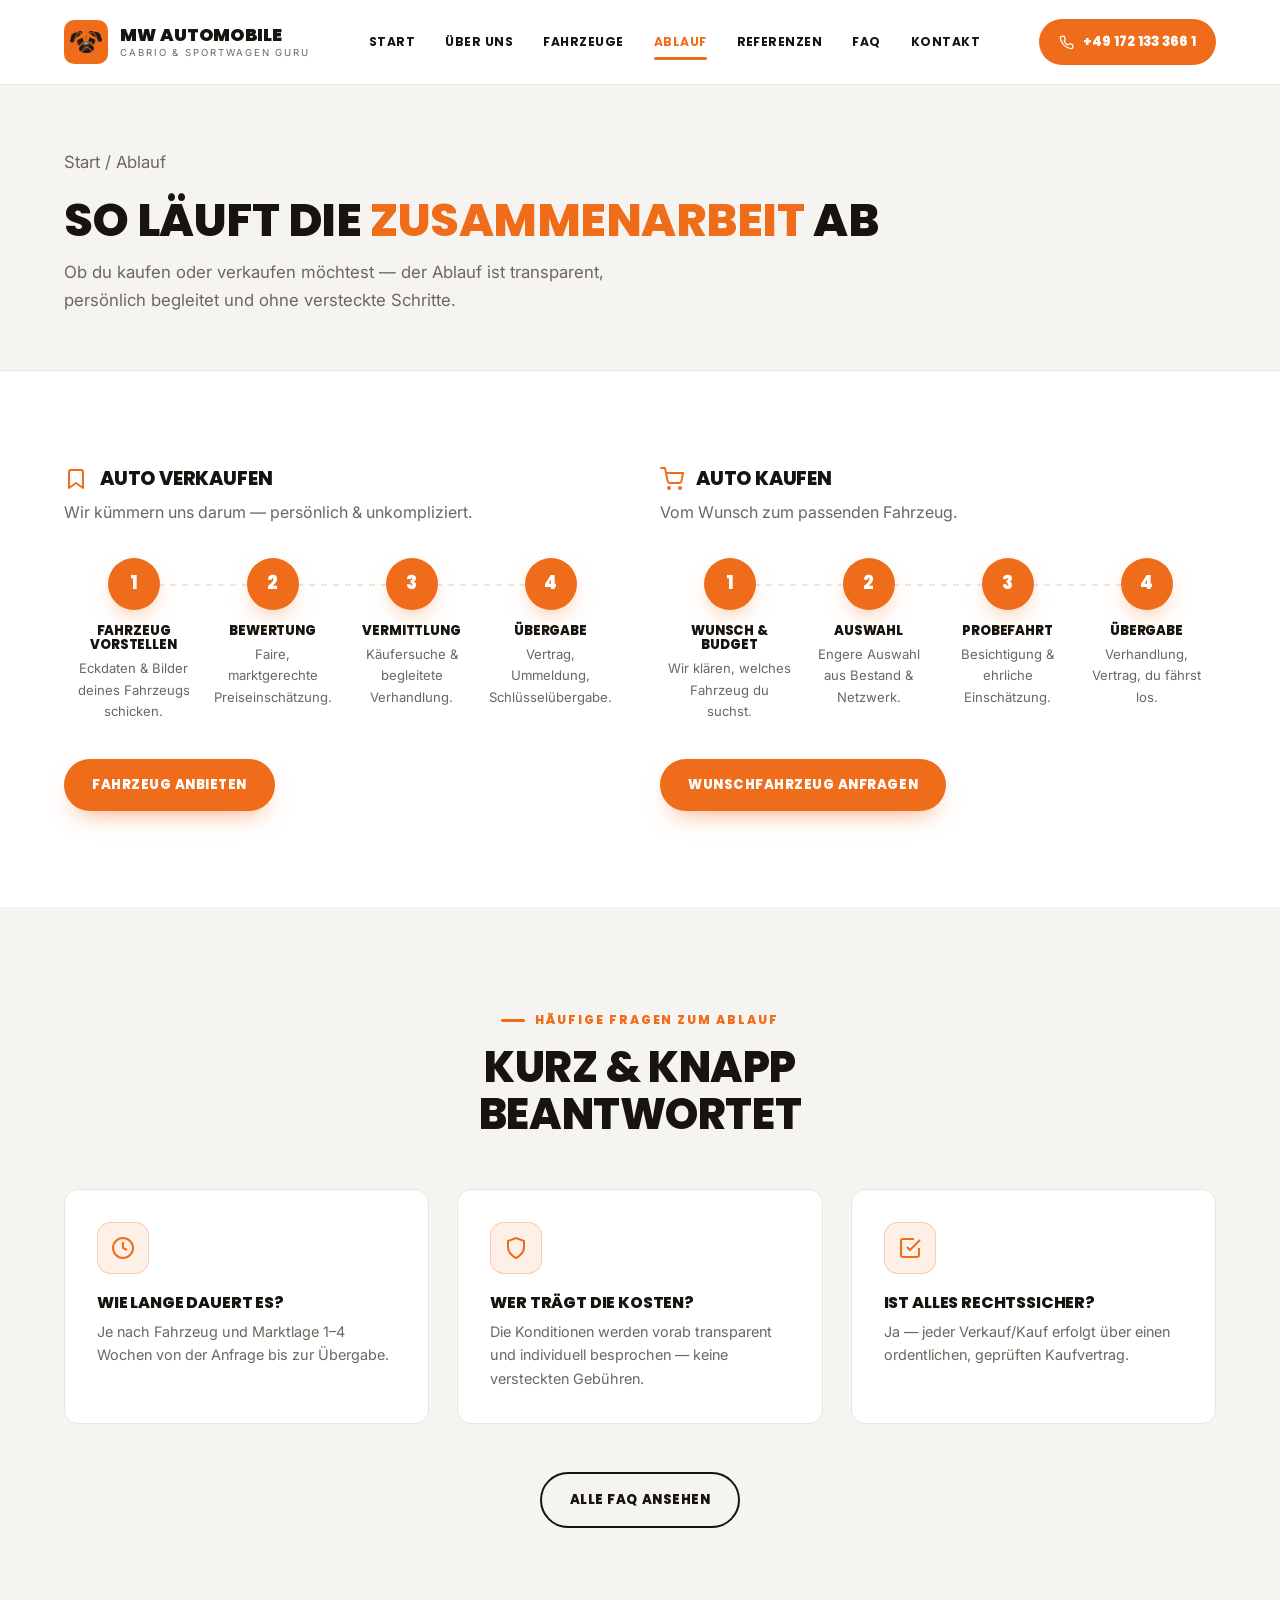
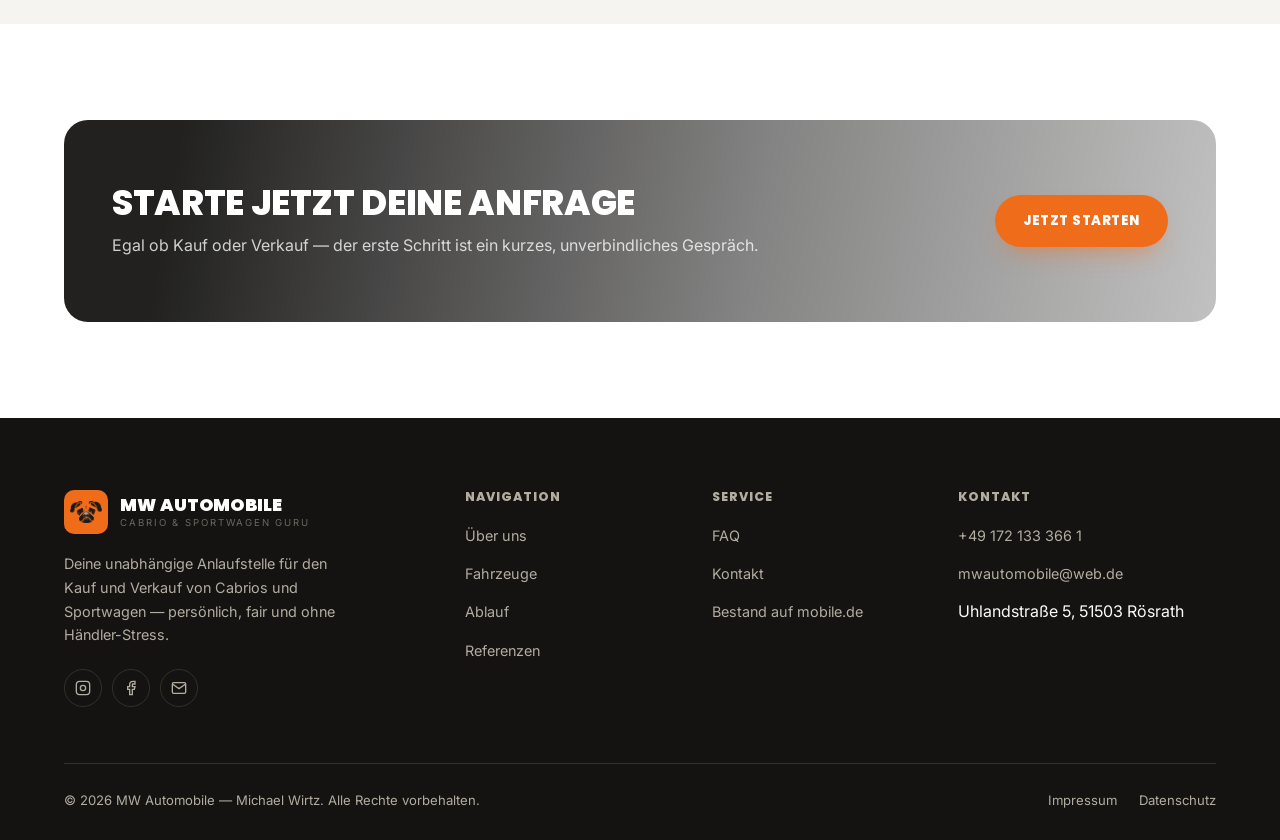
<file: ablauf.html>
<!DOCTYPE html>
<html lang="de">
<head>
<meta charset="UTF-8">
<meta name="viewport" content="width=device-width, initial-scale=1.0">
<title>Ablauf — MW Automobile</title>
<meta name="description" content="So läuft Kauf und Verkauf bei MW Automobile ab — transparent, persönlich begleitet, Schritt für Schritt erklärt.">
<link rel="icon" href="assets/img/favicon.svg" type="image/svg+xml">
<link rel="stylesheet" href="assets/css/style.css">
<noscript><style>.reveal{opacity:1!important;transform:none!important;}</style></noscript>
</head>
<body>

<header class="site-header">
  <div class="container">
    <a href="index.html" class="brand">
      <span class="brand-mark"><img src="assets/img/logo-icon.png" alt="MW Automobile Logo"></span>
      <span class="brand-word"><strong>MW Automobile</strong><span>Cabrio &amp; Sportwagen Guru</span></span>
    </a>
    <nav class="nav-desktop">
      <a href="index.html">Start</a>
      <a href="ueber-uns.html">Über uns</a>
      <a href="https://home.mobile.de/MW_AUTOMOBILE#ses" target="_blank" rel="noopener">Fahrzeuge</a>
      <a href="ablauf.html">Ablauf</a>
      <a href="referenzen.html">Referenzen</a>
      <a href="faq.html">FAQ</a>
      <a href="kontakt.html">Kontakt</a>
    </nav>
    <div class="header-actions">
      <a class="phone-pill" href="tel:+491721333661">
        <svg viewBox="0 0 24 24" fill="none" stroke="currentColor" stroke-width="2" stroke-linecap="round" stroke-linejoin="round"><path d="M22 16.92v3a2 2 0 0 1-2.18 2 19.79 19.79 0 0 1-8.63-3.07 19.5 19.5 0 0 1-6-6 19.79 19.79 0 0 1-3.07-8.67A2 2 0 0 1 4.11 2h3a2 2 0 0 1 2 1.72c.13.96.36 1.9.7 2.81a2 2 0 0 1-.45 2.11L8.09 9.91a16 16 0 0 0 6 6l1.27-1.27a2 2 0 0 1 2.11-.45c.91.34 1.85.57 2.81.7A2 2 0 0 1 22 16.92z"/></svg>
        +49 172 133 366 1
      </a>
      <a href="kontakt.html" class="btn btn-primary btn-sm">Anfrage stellen</a>
      <button class="nav-toggle" aria-label="Menü öffnen" aria-expanded="false"><span></span></button>
    </div>
  </div>
  <div class="nav-mobile">
    <a href="index.html">Start</a>
    <a href="ueber-uns.html">Über uns</a>
    <a href="https://home.mobile.de/MW_AUTOMOBILE#ses" target="_blank" rel="noopener">Fahrzeuge</a>
    <a href="ablauf.html">Ablauf</a>
    <a href="referenzen.html">Referenzen</a>
    <a href="faq.html">FAQ</a>
    <a href="kontakt.html">Kontakt</a>
    <a href="kontakt.html" class="btn btn-primary btn-block">Anfrage stellen</a>
  </div>
</header>

<main>

  <section class="page-hero">
    <div class="container">
      <p class="breadcrumb"><a href="index.html">Start</a> / Ablauf</p>
      <h1>So läuft die <span class="text-accent">Zusammenarbeit</span> ab</h1>
      <p>Ob du kaufen oder verkaufen möchtest — der Ablauf ist transparent, persönlich begleitet und ohne versteckte Schritte.</p>
    </div>
  </section>

  <section class="section">
    <div class="container">
      <div class="process-cols">

        <div class="process-col reveal">
          <h3>
            <svg viewBox="0 0 24 24" fill="none" stroke="currentColor" stroke-width="2" stroke-linecap="round" stroke-linejoin="round"><path d="M19 21l-7-5-7 5V5a2 2 0 0 1 2-2h10a2 2 0 0 1 2 2z"/></svg>
            Auto verkaufen
          </h3>
          <p>Wir kümmern uns darum — persönlich &amp; unkompliziert.</p>

          <div class="step-row">
            <div class="step-circle">
              <div class="step-num-circle">1</div>
              <h4>Fahrzeug vorstellen</h4>
              <p>Eckdaten &amp; Bilder deines Fahrzeugs schicken.</p>
            </div>
            <div class="step-circle">
              <div class="step-num-circle">2</div>
              <h4>Bewertung</h4>
              <p>Faire, marktgerechte Preiseinschätzung.</p>
            </div>
            <div class="step-circle">
              <div class="step-num-circle">3</div>
              <h4>Vermittlung</h4>
              <p>Käufersuche &amp; begleitete Verhandlung.</p>
            </div>
            <div class="step-circle">
              <div class="step-num-circle">4</div>
              <h4>Übergabe</h4>
              <p>Vertrag, Ummeldung, Schlüsselübergabe.</p>
            </div>
          </div>
          <a href="kontakt.html" class="btn btn-primary">Fahrzeug anbieten</a>
        </div>

        <div class="process-col reveal">
          <h3>
            <svg viewBox="0 0 24 24" fill="none" stroke="currentColor" stroke-width="2" stroke-linecap="round" stroke-linejoin="round"><circle cx="9" cy="21" r="1"/><circle cx="20" cy="21" r="1"/><path d="M1 1h4l2.68 13.39a2 2 0 0 0 2 1.61h9.72a2 2 0 0 0 2-1.61L23 6H6"/></svg>
            Auto kaufen
          </h3>
          <p>Vom Wunsch zum passenden Fahrzeug.</p>

          <div class="step-row">
            <div class="step-circle">
              <div class="step-num-circle">1</div>
              <h4>Wunsch &amp; Budget</h4>
              <p>Wir klären, welches Fahrzeug du suchst.</p>
            </div>
            <div class="step-circle">
              <div class="step-num-circle">2</div>
              <h4>Auswahl</h4>
              <p>Engere Auswahl aus Bestand &amp; Netzwerk.</p>
            </div>
            <div class="step-circle">
              <div class="step-num-circle">3</div>
              <h4>Probefahrt</h4>
              <p>Besichtigung &amp; ehrliche Einschätzung.</p>
            </div>
            <div class="step-circle">
              <div class="step-num-circle">4</div>
              <h4>Übergabe</h4>
              <p>Verhandlung, Vertrag, du fährst los.</p>
            </div>
          </div>
          <a href="kontakt.html" class="btn btn-primary">Wunschfahrzeug anfragen</a>
        </div>

      </div>
    </div>
  </section>

  <section class="section section--alt">
    <div class="container">
      <div class="section-head center">
        <span class="eyebrow" style="justify-content:center;">Häufige Fragen zum Ablauf</span>
        <h2>Kurz &amp; knapp beantwortet</h2>
      </div>
      <div class="grid grid-3">
        <div class="card reveal">
          <div class="icon-badge"><svg viewBox="0 0 24 24" fill="none" stroke="currentColor" stroke-width="2"><circle cx="12" cy="12" r="10"/><polyline points="12 6 12 12 16 14"/></svg></div>
          <h3>Wie lange dauert es?</h3>
          <p class="text-muted">Je nach Fahrzeug und Marktlage 1–4 Wochen von der Anfrage bis zur Übergabe.</p>
        </div>
        <div class="card reveal">
          <div class="icon-badge"><svg viewBox="0 0 24 24" fill="none" stroke="currentColor" stroke-width="2"><path d="M12 22s8-4 8-10V5l-8-3-8 3v7c0 6 8 10 8 10z"/></svg></div>
          <h3>Wer trägt die Kosten?</h3>
          <p class="text-muted">Die Konditionen werden vorab transparent und individuell besprochen — keine versteckten Gebühren.</p>
        </div>
        <div class="card reveal">
          <div class="icon-badge"><svg viewBox="0 0 24 24" fill="none" stroke="currentColor" stroke-width="2"><path d="M9 11l3 3L22 4"/><path d="M21 12v7a2 2 0 0 1-2 2H5a2 2 0 0 1-2-2V5a2 2 0 0 1 2-2h11"/></svg></div>
          <h3>Ist alles rechtssicher?</h3>
          <p class="text-muted">Ja — jeder Verkauf/Kauf erfolgt über einen ordentlichen, geprüften Kaufvertrag.</p>
        </div>
      </div>
      <div class="center-text mt-lg">
        <a href="faq.html" class="btn btn-ghost">Alle FAQ ansehen</a>
      </div>
    </div>
  </section>

  <section class="section">
    <div class="container">
      <div class="cta-banner reveal">
        <div>
          <h2>Starte jetzt deine Anfrage</h2>
          <p>Egal ob Kauf oder Verkauf — der erste Schritt ist ein kurzes, unverbindliches Gespräch.</p>
        </div>
        <div class="cta-banner-actions">
          <a href="kontakt.html" class="btn btn-primary">Jetzt starten</a>
        </div>
      </div>
    </div>
  </section>

</main>

<footer class="site-footer">
  <div class="container">
    <div class="footer-grid">
      <div class="footer-brand">
        <a href="index.html" class="brand">
          <span class="brand-mark"><img src="assets/img/logo-icon.png" alt="MW Automobile Logo"></span>
          <span class="brand-word"><strong>MW Automobile</strong><span>Cabrio &amp; Sportwagen Guru</span></span>
        </a>
        <p>Deine unabhängige Anlaufstelle für den Kauf und Verkauf von Cabrios und Sportwagen — persönlich, fair und ohne Händler-Stress.</p>
        <div class="social-row">
          <a href="#" aria-label="Instagram"><svg viewBox="0 0 24 24" fill="none" stroke="currentColor" stroke-width="2"><rect x="2" y="2" width="20" height="20" rx="5"/><circle cx="12" cy="12" r="4"/><line x1="17.5" y1="6.5" x2="17.5" y2="6.5"/></svg></a>
          <a href="#" aria-label="Facebook"><svg viewBox="0 0 24 24" fill="none" stroke="currentColor" stroke-width="2"><path d="M18 2h-3a5 5 0 0 0-5 5v3H7v4h3v8h4v-8h3l1-4h-4V7a1 1 0 0 1 1-1h3z"/></svg></a>
          <a href="mailto:mwautomobile@web.de" aria-label="E-Mail"><svg viewBox="0 0 24 24" fill="none" stroke="currentColor" stroke-width="2"><path d="M22 6l-10 7L2 6"/><rect x="2" y="4" width="20" height="16" rx="2"/></svg></a>
        </div>
      </div>
      <div class="footer-col">
        <h4>Navigation</h4>
        <ul>
          <li><a href="ueber-uns.html">Über uns</a></li>
          <li><a href="https://home.mobile.de/MW_AUTOMOBILE#ses" target="_blank" rel="noopener">Fahrzeuge</a></li>
          <li><a href="ablauf.html">Ablauf</a></li>
          <li><a href="referenzen.html">Referenzen</a></li>
        </ul>
      </div>
      <div class="footer-col">
        <h4>Service</h4>
        <ul>
          <li><a href="faq.html">FAQ</a></li>
          <li><a href="kontakt.html">Kontakt</a></li>
          <li><a href="https://home.mobile.de/MW_AUTOMOBILE#ses" target="_blank" rel="noopener">Bestand auf mobile.de</a></li>
        </ul>
      </div>
      <div class="footer-col">
        <h4>Kontakt</h4>
        <ul>
          <li><a href="tel:+491721333661">+49 172 133 366 1</a></li>
          <li><a href="mailto:mwautomobile@web.de">mwautomobile@web.de</a></li>
          <li>Uhlandstraße 5, 51503 Rösrath</li>
        </ul>
      </div>
    </div>
    <div class="footer-bottom">
      <p>© 2026 MW Automobile — Michael Wirtz. Alle Rechte vorbehalten.</p>
      <div class="footer-bottom-links">
        <a href="impressum.html">Impressum</a>
        <a href="datenschutz.html">Datenschutz</a>
      </div>
    </div>
  </div>
</footer>

<script src="assets/js/main.js"></script>
</body>
</html>
</file>
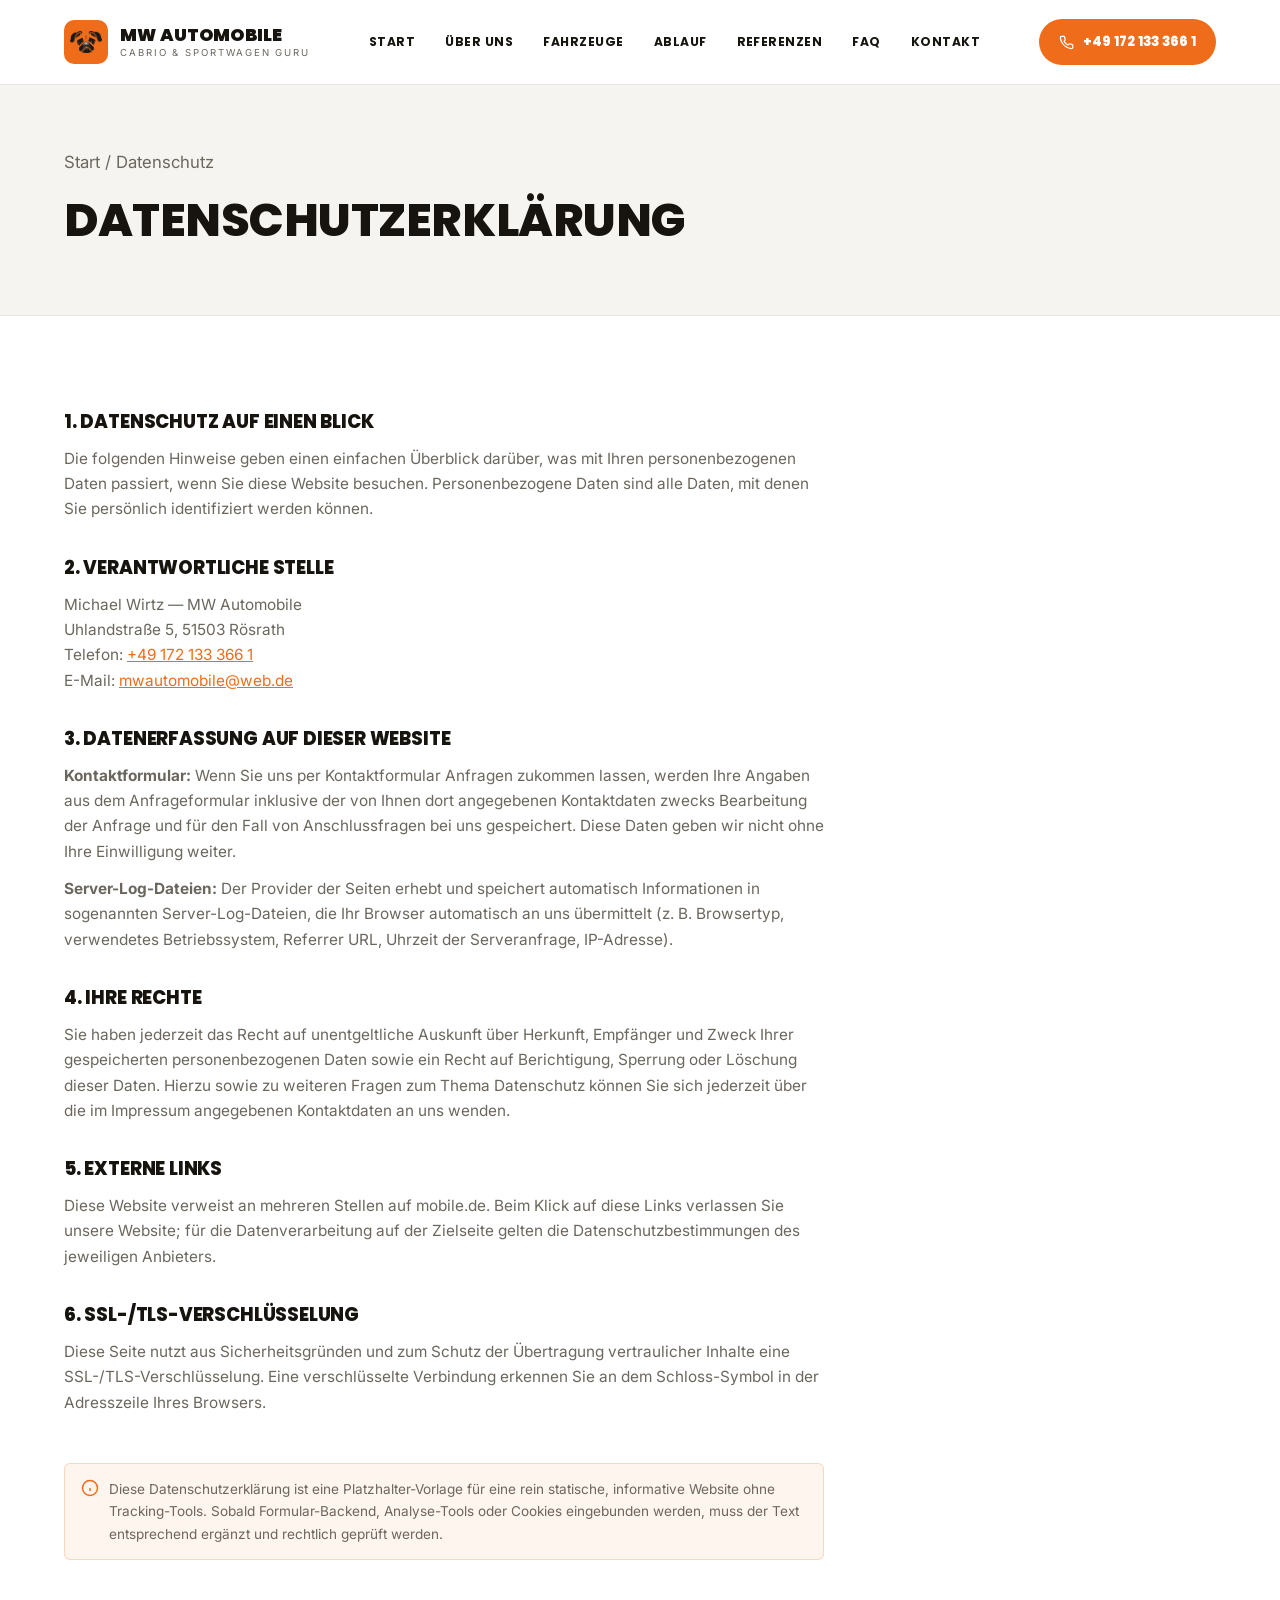
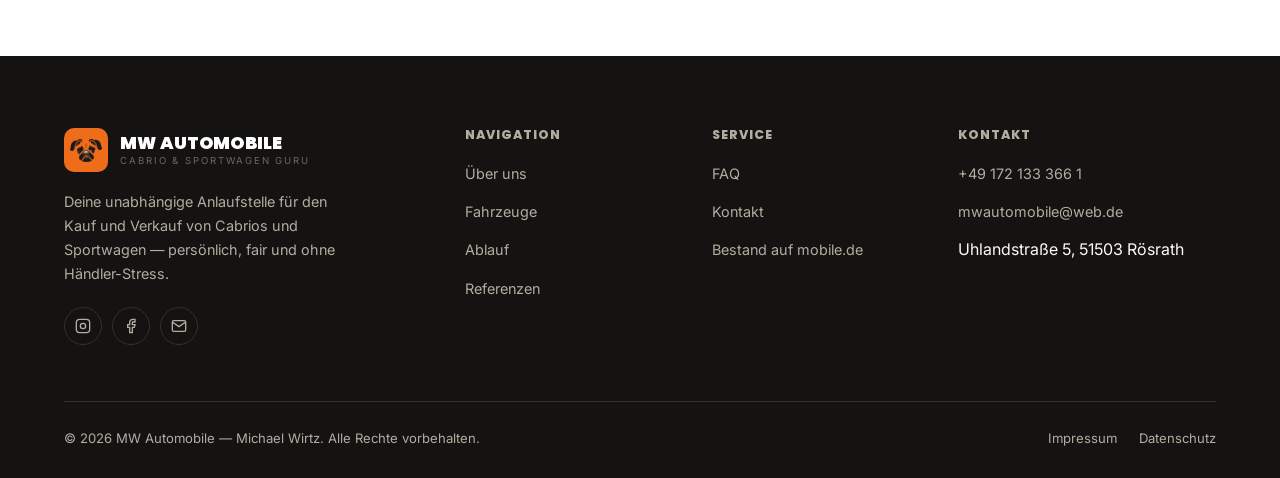
<file: datenschutz.html>
<!DOCTYPE html>
<html lang="de">
<head>
<meta charset="UTF-8">
<meta name="viewport" content="width=device-width, initial-scale=1.0">
<title>Datenschutz — MW Automobile</title>
<meta name="robots" content="noindex">
<link rel="icon" href="assets/img/favicon.svg" type="image/svg+xml">
<link rel="stylesheet" href="assets/css/style.css">
<noscript><style>.reveal{opacity:1!important;transform:none!important;}</style></noscript>
</head>
<body>

<header class="site-header">
  <div class="container">
    <a href="index.html" class="brand">
      <span class="brand-mark"><img src="assets/img/logo-icon.png" alt="MW Automobile Logo"></span>
      <span class="brand-word"><strong>MW Automobile</strong><span>Cabrio &amp; Sportwagen Guru</span></span>
    </a>
    <nav class="nav-desktop">
      <a href="index.html">Start</a>
      <a href="ueber-uns.html">Über uns</a>
      <a href="https://home.mobile.de/MW_AUTOMOBILE#ses" target="_blank" rel="noopener">Fahrzeuge</a>
      <a href="ablauf.html">Ablauf</a>
      <a href="referenzen.html">Referenzen</a>
      <a href="faq.html">FAQ</a>
      <a href="kontakt.html">Kontakt</a>
    </nav>
    <div class="header-actions">
      <a class="phone-pill" href="tel:+491721333661">
        <svg viewBox="0 0 24 24" fill="none" stroke="currentColor" stroke-width="2" stroke-linecap="round" stroke-linejoin="round"><path d="M22 16.92v3a2 2 0 0 1-2.18 2 19.79 19.79 0 0 1-8.63-3.07 19.5 19.5 0 0 1-6-6 19.79 19.79 0 0 1-3.07-8.67A2 2 0 0 1 4.11 2h3a2 2 0 0 1 2 1.72c.13.96.36 1.9.7 2.81a2 2 0 0 1-.45 2.11L8.09 9.91a16 16 0 0 0 6 6l1.27-1.27a2 2 0 0 1 2.11-.45c.91.34 1.85.57 2.81.7A2 2 0 0 1 22 16.92z"/></svg>
        +49 172 133 366 1
      </a>
      <a href="kontakt.html" class="btn btn-primary btn-sm">Anfrage stellen</a>
      <button class="nav-toggle" aria-label="Menü öffnen" aria-expanded="false"><span></span></button>
    </div>
  </div>
  <div class="nav-mobile">
    <a href="index.html">Start</a>
    <a href="ueber-uns.html">Über uns</a>
    <a href="https://home.mobile.de/MW_AUTOMOBILE#ses" target="_blank" rel="noopener">Fahrzeuge</a>
    <a href="ablauf.html">Ablauf</a>
    <a href="referenzen.html">Referenzen</a>
    <a href="faq.html">FAQ</a>
    <a href="kontakt.html">Kontakt</a>
    <a href="kontakt.html" class="btn btn-primary btn-block">Anfrage stellen</a>
  </div>
</header>

<main>
  <section class="page-hero">
    <div class="container">
      <p class="breadcrumb"><a href="index.html">Start</a> / Datenschutz</p>
      <h1>Datenschutzerklärung</h1>
    </div>
  </section>

  <section class="section">
    <div class="container">
      <div class="legal-content" style="max-width:760px;">

        <h2>1. Datenschutz auf einen Blick</h2>
        <p>Die folgenden Hinweise geben einen einfachen Überblick darüber, was mit Ihren personenbezogenen Daten passiert, wenn Sie diese Website besuchen. Personenbezogene Daten sind alle Daten, mit denen Sie persönlich identifiziert werden können.</p>

        <h2>2. Verantwortliche Stelle</h2>
        <p>
          Michael Wirtz — MW Automobile<br>
          Uhlandstraße 5, 51503 Rösrath<br>
          Telefon: <a href="tel:+491721333661">+49 172 133 366 1</a><br>
          E-Mail: <a href="mailto:mwautomobile@web.de">mwautomobile@web.de</a>
        </p>

        <h2>3. Datenerfassung auf dieser Website</h2>
        <p><strong>Kontaktformular:</strong> Wenn Sie uns per Kontaktformular Anfragen zukommen lassen, werden Ihre Angaben aus dem Anfrageformular inklusive der von Ihnen dort angegebenen Kontaktdaten zwecks Bearbeitung der Anfrage und für den Fall von Anschlussfragen bei uns gespeichert. Diese Daten geben wir nicht ohne Ihre Einwilligung weiter.</p>
        <p><strong>Server-Log-Dateien:</strong> Der Provider der Seiten erhebt und speichert automatisch Informationen in sogenannten Server-Log-Dateien, die Ihr Browser automatisch an uns übermittelt (z. B. Browsertyp, verwendetes Betriebssystem, Referrer URL, Uhrzeit der Serveranfrage, IP-Adresse).</p>

        <h2>4. Ihre Rechte</h2>
        <p>Sie haben jederzeit das Recht auf unentgeltliche Auskunft über Herkunft, Empfänger und Zweck Ihrer gespeicherten personenbezogenen Daten sowie ein Recht auf Berichtigung, Sperrung oder Löschung dieser Daten. Hierzu sowie zu weiteren Fragen zum Thema Datenschutz können Sie sich jederzeit über die im Impressum angegebenen Kontaktdaten an uns wenden.</p>

        <h2>5. Externe Links</h2>
        <p>Diese Website verweist an mehreren Stellen auf mobile.de. Beim Klick auf diese Links verlassen Sie unsere Website; für die Datenverarbeitung auf der Zielseite gelten die Datenschutzbestimmungen des jeweiligen Anbieters.</p>

        <h2>6. SSL-/TLS-Verschlüsselung</h2>
        <p>Diese Seite nutzt aus Sicherheitsgründen und zum Schutz der Übertragung vertraulicher Inhalte eine SSL-/TLS-Verschlüsselung. Eine verschlüsselte Verbindung erkennen Sie an dem Schloss-Symbol in der Adresszeile Ihres Browsers.</p>

        <div class="form-note mt-lg">
          <svg viewBox="0 0 24 24" fill="none" stroke="currentColor" stroke-width="2"><circle cx="12" cy="12" r="10"/><line x1="12" y1="16" x2="12" y2="12"/><line x1="12" y1="8" x2="12.01" y2="8"/></svg>
          <span>Diese Datenschutzerklärung ist eine Platzhalter-Vorlage für eine rein statische, informative Website ohne Tracking-Tools. Sobald Formular-Backend, Analyse-Tools oder Cookies eingebunden werden, muss der Text entsprechend ergänzt und rechtlich geprüft werden.</span>
        </div>

      </div>
    </div>
  </section>
</main>

<footer class="site-footer">
  <div class="container">
    <div class="footer-grid">
      <div class="footer-brand">
        <a href="index.html" class="brand">
          <span class="brand-mark"><img src="assets/img/logo-icon.png" alt="MW Automobile Logo"></span>
          <span class="brand-word"><strong>MW Automobile</strong><span>Cabrio &amp; Sportwagen Guru</span></span>
        </a>
        <p>Deine unabhängige Anlaufstelle für den Kauf und Verkauf von Cabrios und Sportwagen — persönlich, fair und ohne Händler-Stress.</p>
        <div class="social-row">
          <a href="#" aria-label="Instagram"><svg viewBox="0 0 24 24" fill="none" stroke="currentColor" stroke-width="2"><rect x="2" y="2" width="20" height="20" rx="5"/><circle cx="12" cy="12" r="4"/><line x1="17.5" y1="6.5" x2="17.5" y2="6.5"/></svg></a>
          <a href="#" aria-label="Facebook"><svg viewBox="0 0 24 24" fill="none" stroke="currentColor" stroke-width="2"><path d="M18 2h-3a5 5 0 0 0-5 5v3H7v4h3v8h4v-8h3l1-4h-4V7a1 1 0 0 1 1-1h3z"/></svg></a>
          <a href="mailto:mwautomobile@web.de" aria-label="E-Mail"><svg viewBox="0 0 24 24" fill="none" stroke="currentColor" stroke-width="2"><path d="M22 6l-10 7L2 6"/><rect x="2" y="4" width="20" height="16" rx="2"/></svg></a>
        </div>
      </div>
      <div class="footer-col">
        <h4>Navigation</h4>
        <ul>
          <li><a href="ueber-uns.html">Über uns</a></li>
          <li><a href="https://home.mobile.de/MW_AUTOMOBILE#ses" target="_blank" rel="noopener">Fahrzeuge</a></li>
          <li><a href="ablauf.html">Ablauf</a></li>
          <li><a href="referenzen.html">Referenzen</a></li>
        </ul>
      </div>
      <div class="footer-col">
        <h4>Service</h4>
        <ul>
          <li><a href="faq.html">FAQ</a></li>
          <li><a href="kontakt.html">Kontakt</a></li>
          <li><a href="https://home.mobile.de/MW_AUTOMOBILE#ses" target="_blank" rel="noopener">Bestand auf mobile.de</a></li>
        </ul>
      </div>
      <div class="footer-col">
        <h4>Kontakt</h4>
        <ul>
          <li><a href="tel:+491721333661">+49 172 133 366 1</a></li>
          <li><a href="mailto:mwautomobile@web.de">mwautomobile@web.de</a></li>
          <li>Uhlandstraße 5, 51503 Rösrath</li>
        </ul>
      </div>
    </div>
    <div class="footer-bottom">
      <p>© 2026 MW Automobile — Michael Wirtz. Alle Rechte vorbehalten.</p>
      <div class="footer-bottom-links">
        <a href="impressum.html">Impressum</a>
        <a href="datenschutz.html">Datenschutz</a>
      </div>
    </div>
  </div>
</footer>

<script src="assets/js/main.js"></script>
</body>
</html>
</file>
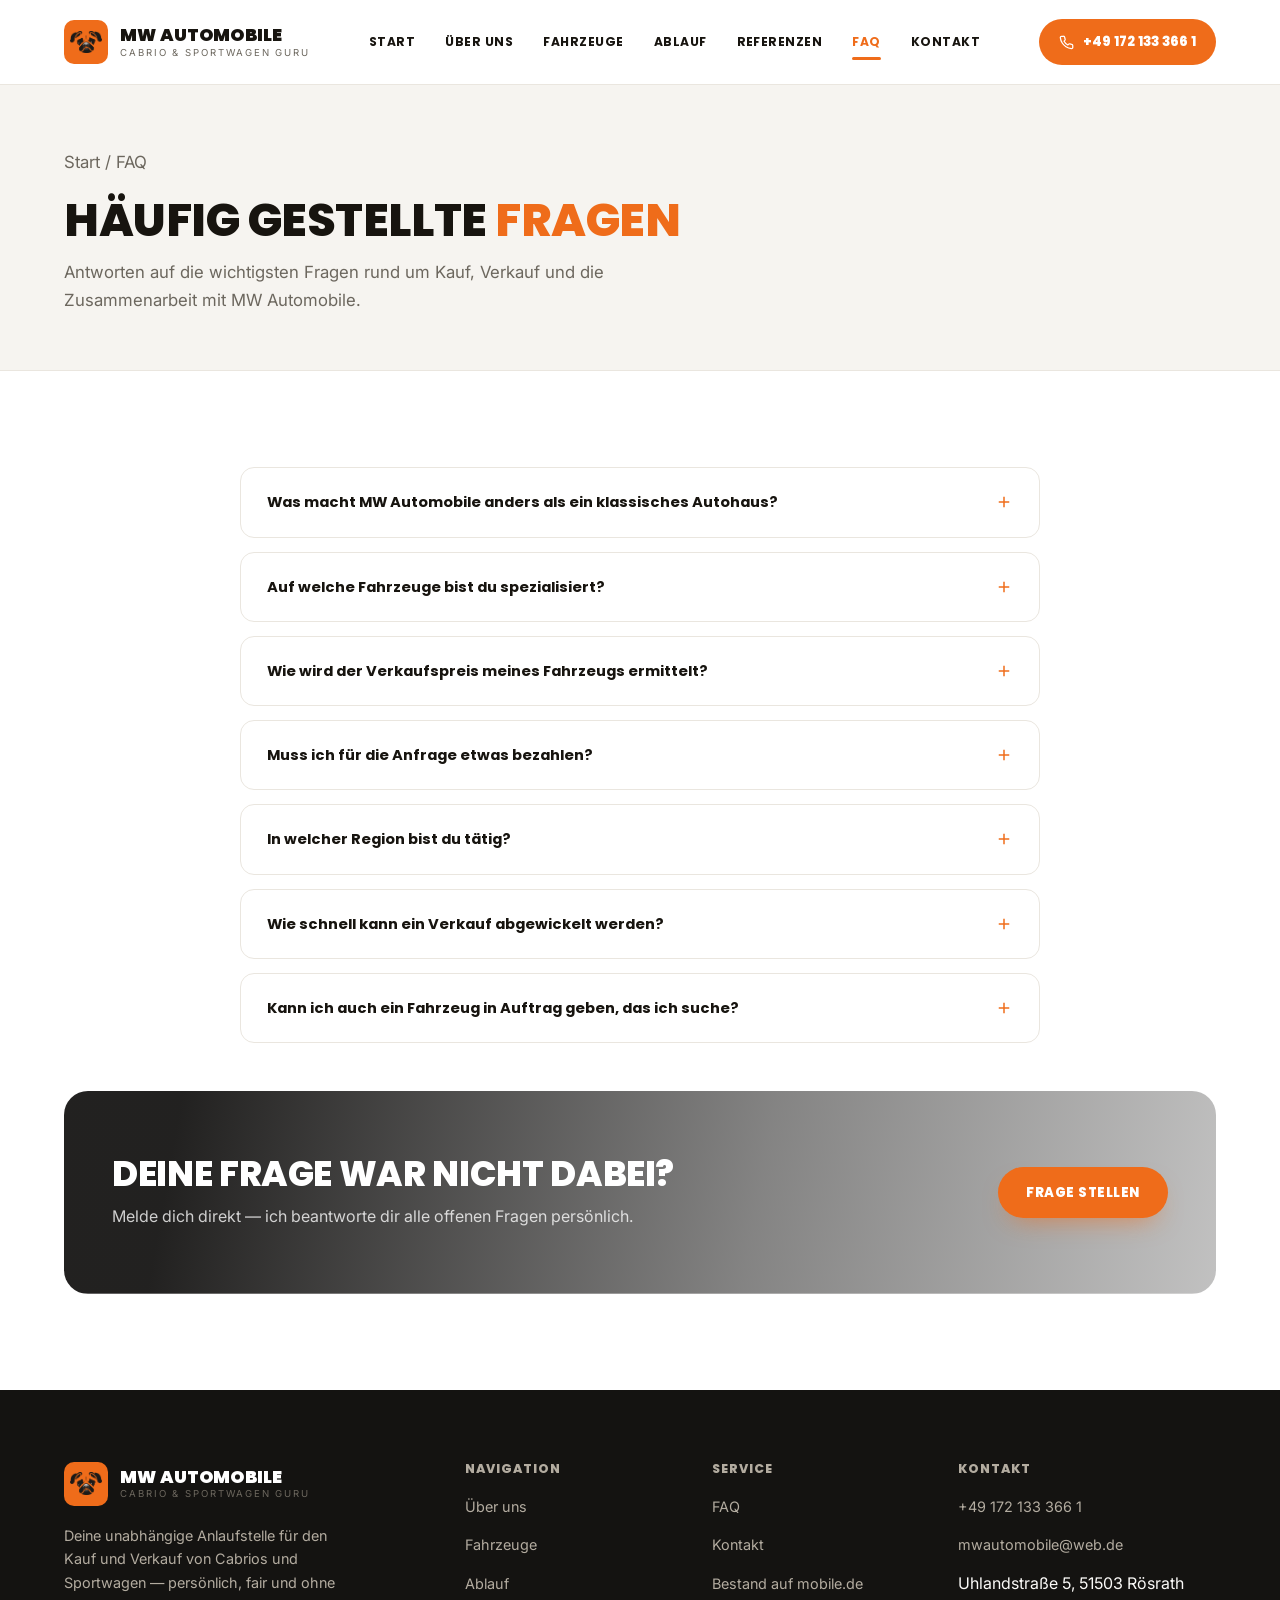
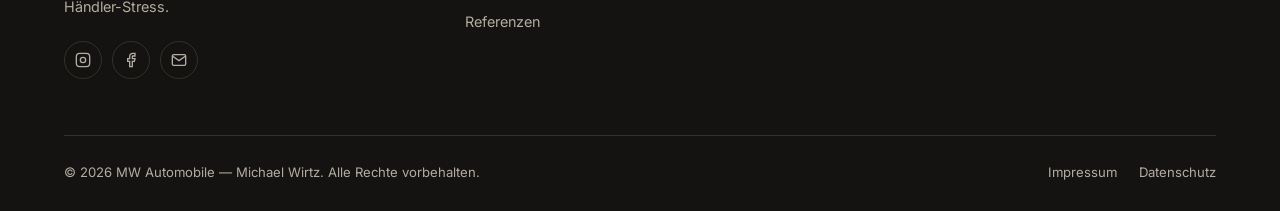
<file: faq.html>
<!DOCTYPE html>
<html lang="de">
<head>
<meta charset="UTF-8">
<meta name="viewport" content="width=device-width, initial-scale=1.0">
<title>FAQ — MW Automobile</title>
<meta name="description" content="Häufig gestellte Fragen rund um Kauf und Verkauf von Cabrios und Sportwagen bei MW Automobile.">
<link rel="icon" href="assets/img/favicon.svg" type="image/svg+xml">
<link rel="stylesheet" href="assets/css/style.css">
<noscript><style>.reveal{opacity:1!important;transform:none!important;}</style></noscript>
</head>
<body>

<header class="site-header">
  <div class="container">
    <a href="index.html" class="brand">
      <span class="brand-mark"><img src="assets/img/logo-icon.png" alt="MW Automobile Logo"></span>
      <span class="brand-word"><strong>MW Automobile</strong><span>Cabrio &amp; Sportwagen Guru</span></span>
    </a>
    <nav class="nav-desktop">
      <a href="index.html">Start</a>
      <a href="ueber-uns.html">Über uns</a>
      <a href="https://home.mobile.de/MW_AUTOMOBILE#ses" target="_blank" rel="noopener">Fahrzeuge</a>
      <a href="ablauf.html">Ablauf</a>
      <a href="referenzen.html">Referenzen</a>
      <a href="faq.html">FAQ</a>
      <a href="kontakt.html">Kontakt</a>
    </nav>
    <div class="header-actions">
      <a class="phone-pill" href="tel:+491721333661">
        <svg viewBox="0 0 24 24" fill="none" stroke="currentColor" stroke-width="2" stroke-linecap="round" stroke-linejoin="round"><path d="M22 16.92v3a2 2 0 0 1-2.18 2 19.79 19.79 0 0 1-8.63-3.07 19.5 19.5 0 0 1-6-6 19.79 19.79 0 0 1-3.07-8.67A2 2 0 0 1 4.11 2h3a2 2 0 0 1 2 1.72c.13.96.36 1.9.7 2.81a2 2 0 0 1-.45 2.11L8.09 9.91a16 16 0 0 0 6 6l1.27-1.27a2 2 0 0 1 2.11-.45c.91.34 1.85.57 2.81.7A2 2 0 0 1 22 16.92z"/></svg>
        +49 172 133 366 1
      </a>
      <a href="kontakt.html" class="btn btn-primary btn-sm">Anfrage stellen</a>
      <button class="nav-toggle" aria-label="Menü öffnen" aria-expanded="false"><span></span></button>
    </div>
  </div>
  <div class="nav-mobile">
    <a href="index.html">Start</a>
    <a href="ueber-uns.html">Über uns</a>
    <a href="https://home.mobile.de/MW_AUTOMOBILE#ses" target="_blank" rel="noopener">Fahrzeuge</a>
    <a href="ablauf.html">Ablauf</a>
    <a href="referenzen.html">Referenzen</a>
    <a href="faq.html">FAQ</a>
    <a href="kontakt.html">Kontakt</a>
    <a href="kontakt.html" class="btn btn-primary btn-block">Anfrage stellen</a>
  </div>
</header>

<main>

  <section class="page-hero">
    <div class="container">
      <p class="breadcrumb"><a href="index.html">Start</a> / FAQ</p>
      <h1>Häufig gestellte <span class="text-accent">Fragen</span></h1>
      <p>Antworten auf die wichtigsten Fragen rund um Kauf, Verkauf und die Zusammenarbeit mit MW Automobile.</p>
    </div>
  </section>

  <section class="section">
    <div class="container">
      <div class="faq-list">

        <div class="faq-item reveal">
          <button class="faq-question">Was macht MW Automobile anders als ein klassisches Autohaus?<svg viewBox="0 0 24 24" fill="none" stroke="currentColor" stroke-width="2"><line x1="12" y1="5" x2="12" y2="19"/><line x1="5" y1="12" x2="19" y2="12"/></svg></button>
          <div class="faq-answer"><p>Ich vermittle direkt zwischen Käufern und Verkäufern, statt Fahrzeuge auf eigene Rechnung an- und weiterzuverkaufen. Das bedeutet mehr Transparenz, fairere Preise und einen persönlichen Ansprechpartner während des gesamten Prozesses.</p></div>
        </div>

        <div class="faq-item reveal">
          <button class="faq-question">Auf welche Fahrzeuge bist du spezialisiert?<svg viewBox="0 0 24 24" fill="none" stroke="currentColor" stroke-width="2"><line x1="12" y1="5" x2="12" y2="19"/><line x1="5" y1="12" x2="19" y2="12"/></svg></button>
          <div class="faq-answer"><p>Der Schwerpunkt liegt auf Cabrios und Sportwagen — von Youngtimern bis zu aktuellen Modellen. Auf Anfrage vermittle ich aber auch andere Fahrzeugtypen.</p></div>
        </div>

        <div class="faq-item reveal">
          <button class="faq-question">Wie wird der Verkaufspreis meines Fahrzeugs ermittelt?<svg viewBox="0 0 24 24" fill="none" stroke="currentColor" stroke-width="2"><line x1="12" y1="5" x2="12" y2="19"/><line x1="5" y1="12" x2="19" y2="12"/></svg></button>
          <div class="faq-answer"><p>Nach einer persönlichen Besichtigung erstelle ich eine marktgerechte Einschätzung auf Basis von Zustand, Ausstattung, Laufleistung und aktueller Marktlage — ehrlich und nachvollziehbar.</p></div>
        </div>

        <div class="faq-item reveal">
          <button class="faq-question">Muss ich für die Anfrage etwas bezahlen?<svg viewBox="0 0 24 24" fill="none" stroke="currentColor" stroke-width="2"><line x1="12" y1="5" x2="12" y2="19"/><line x1="5" y1="12" x2="19" y2="12"/></svg></button>
          <div class="faq-answer"><p>Nein, die Erstberatung und Einschätzung ist unverbindlich und kostenfrei. Konditionen für eine Vermittlung werden vorab transparent besprochen.</p></div>
        </div>

        <div class="faq-item reveal">
          <button class="faq-question">In welcher Region bist du tätig?<svg viewBox="0 0 24 24" fill="none" stroke="currentColor" stroke-width="2"><line x1="12" y1="5" x2="12" y2="19"/><line x1="5" y1="12" x2="19" y2="12"/></svg></button>
          <div class="faq-answer"><p>Mein Sitz ist in Rösrath bei Köln — die Vermittlung erfolgt vor allem im Rheinland, bei Bedarf aber auch überregional.</p></div>
        </div>

        <div class="faq-item reveal">
          <button class="faq-question">Wie schnell kann ein Verkauf abgewickelt werden?<svg viewBox="0 0 24 24" fill="none" stroke="currentColor" stroke-width="2"><line x1="12" y1="5" x2="12" y2="19"/><line x1="5" y1="12" x2="19" y2="12"/></svg></button>
          <div class="faq-answer"><p>Das hängt vom Fahrzeug und der Marktnachfrage ab — realistisch sind 1 bis 4 Wochen von der ersten Anfrage bis zur Übergabe.</p></div>
        </div>

        <div class="faq-item reveal">
          <button class="faq-question">Kann ich auch ein Fahrzeug in Auftrag geben, das ich suche?<svg viewBox="0 0 24 24" fill="none" stroke="currentColor" stroke-width="2"><line x1="12" y1="5" x2="12" y2="19"/><line x1="5" y1="12" x2="19" y2="12"/></svg></button>
          <div class="faq-answer"><p>Ja, sehr gerne. Beschreib mir dein Wunschfahrzeug — ich prüfe Bestand und Netzwerk und melde mich mit passenden Optionen.</p></div>
        </div>

      </div>

      <div class="cta-banner mt-lg reveal">
        <div>
          <h2>Deine Frage war nicht dabei?</h2>
          <p>Melde dich direkt — ich beantworte dir alle offenen Fragen persönlich.</p>
        </div>
        <div class="cta-banner-actions">
          <a href="kontakt.html" class="btn btn-primary">Frage stellen</a>
        </div>
      </div>

    </div>
  </section>

</main>

<footer class="site-footer">
  <div class="container">
    <div class="footer-grid">
      <div class="footer-brand">
        <a href="index.html" class="brand">
          <span class="brand-mark"><img src="assets/img/logo-icon.png" alt="MW Automobile Logo"></span>
          <span class="brand-word"><strong>MW Automobile</strong><span>Cabrio &amp; Sportwagen Guru</span></span>
        </a>
        <p>Deine unabhängige Anlaufstelle für den Kauf und Verkauf von Cabrios und Sportwagen — persönlich, fair und ohne Händler-Stress.</p>
        <div class="social-row">
          <a href="#" aria-label="Instagram"><svg viewBox="0 0 24 24" fill="none" stroke="currentColor" stroke-width="2"><rect x="2" y="2" width="20" height="20" rx="5"/><circle cx="12" cy="12" r="4"/><line x1="17.5" y1="6.5" x2="17.5" y2="6.5"/></svg></a>
          <a href="#" aria-label="Facebook"><svg viewBox="0 0 24 24" fill="none" stroke="currentColor" stroke-width="2"><path d="M18 2h-3a5 5 0 0 0-5 5v3H7v4h3v8h4v-8h3l1-4h-4V7a1 1 0 0 1 1-1h3z"/></svg></a>
          <a href="mailto:mwautomobile@web.de" aria-label="E-Mail"><svg viewBox="0 0 24 24" fill="none" stroke="currentColor" stroke-width="2"><path d="M22 6l-10 7L2 6"/><rect x="2" y="4" width="20" height="16" rx="2"/></svg></a>
        </div>
      </div>
      <div class="footer-col">
        <h4>Navigation</h4>
        <ul>
          <li><a href="ueber-uns.html">Über uns</a></li>
          <li><a href="https://home.mobile.de/MW_AUTOMOBILE#ses" target="_blank" rel="noopener">Fahrzeuge</a></li>
          <li><a href="ablauf.html">Ablauf</a></li>
          <li><a href="referenzen.html">Referenzen</a></li>
        </ul>
      </div>
      <div class="footer-col">
        <h4>Service</h4>
        <ul>
          <li><a href="faq.html">FAQ</a></li>
          <li><a href="kontakt.html">Kontakt</a></li>
          <li><a href="https://home.mobile.de/MW_AUTOMOBILE#ses" target="_blank" rel="noopener">Bestand auf mobile.de</a></li>
        </ul>
      </div>
      <div class="footer-col">
        <h4>Kontakt</h4>
        <ul>
          <li><a href="tel:+491721333661">+49 172 133 366 1</a></li>
          <li><a href="mailto:mwautomobile@web.de">mwautomobile@web.de</a></li>
          <li>Uhlandstraße 5, 51503 Rösrath</li>
        </ul>
      </div>
    </div>
    <div class="footer-bottom">
      <p>© 2026 MW Automobile — Michael Wirtz. Alle Rechte vorbehalten.</p>
      <div class="footer-bottom-links">
        <a href="impressum.html">Impressum</a>
        <a href="datenschutz.html">Datenschutz</a>
      </div>
    </div>
  </div>
</footer>

<script src="assets/js/main.js"></script>
</body>
</html>
</file>
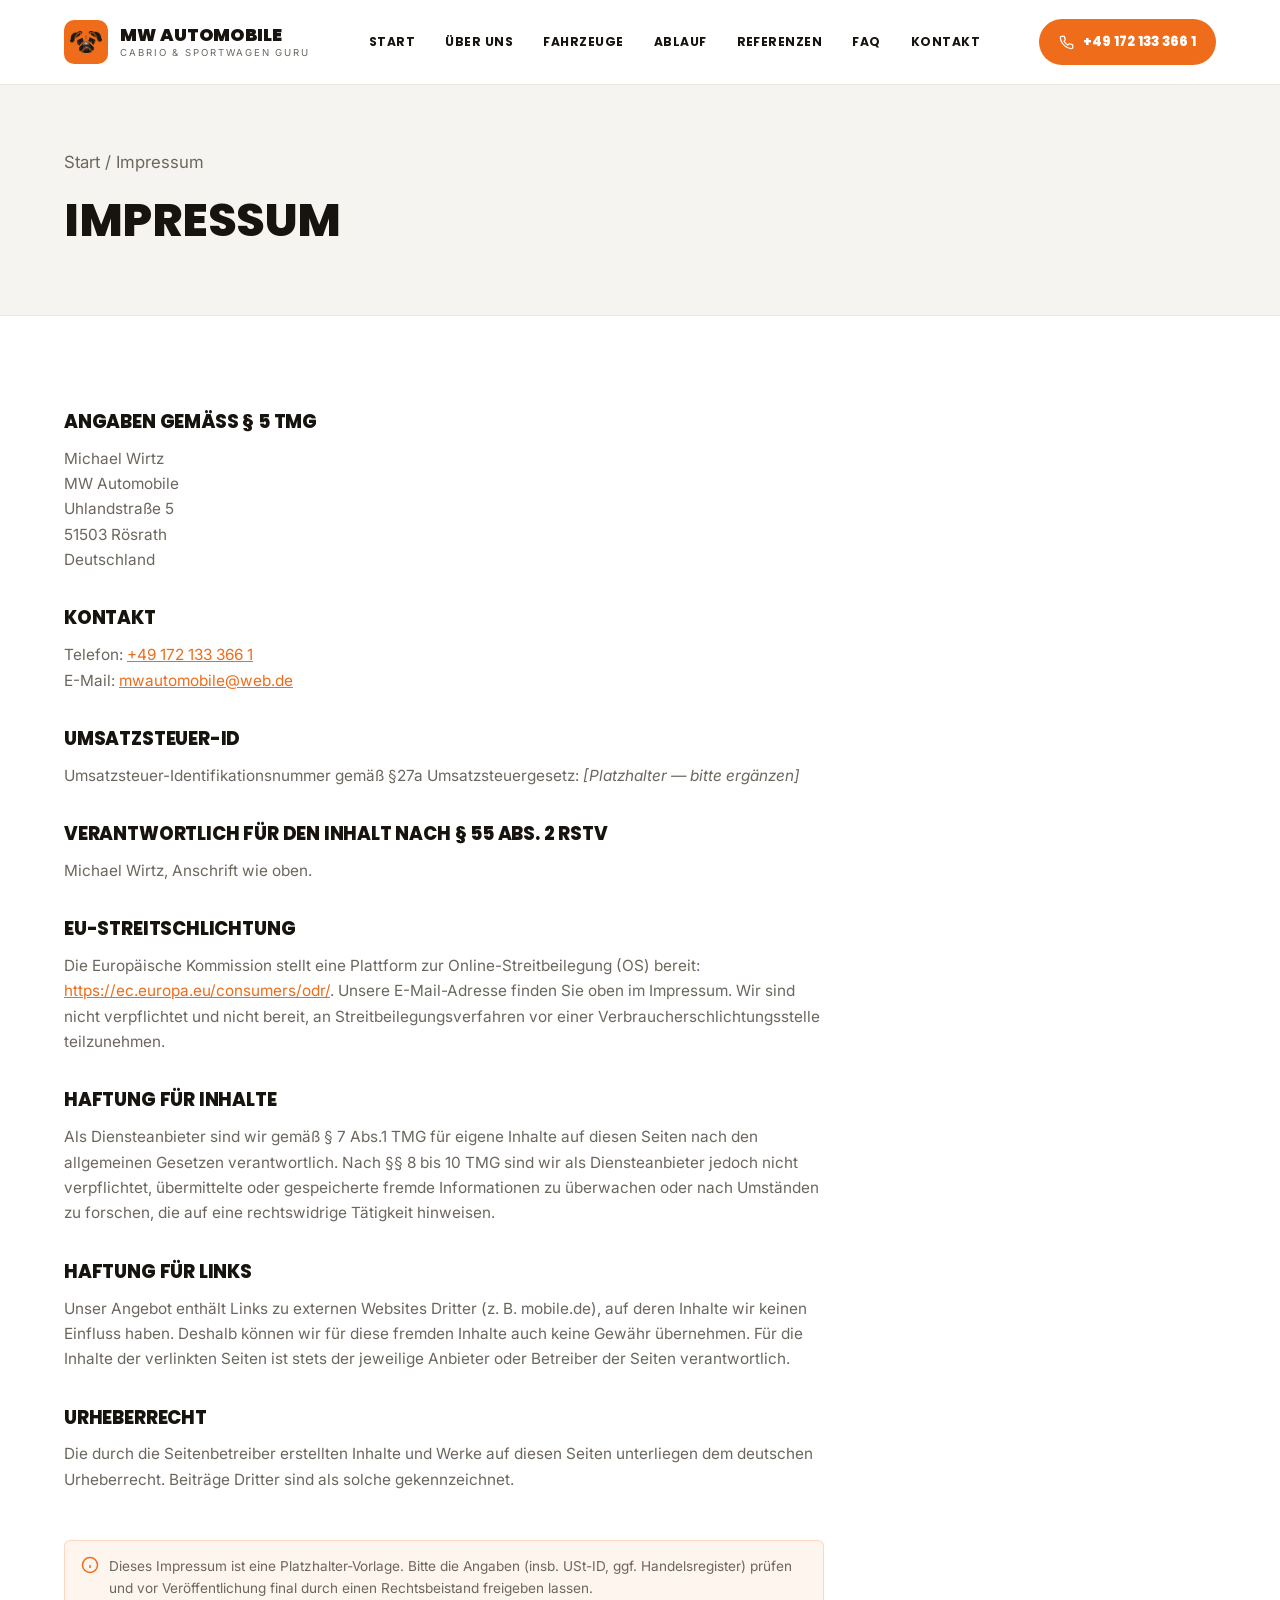
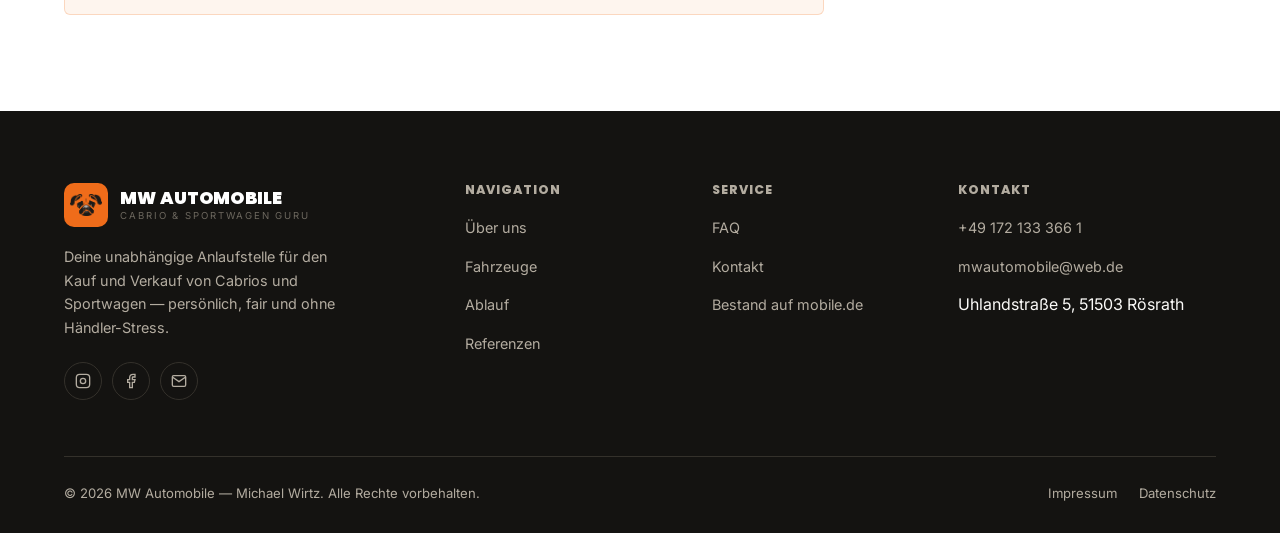
<file: impressum.html>
<!DOCTYPE html>
<html lang="de">
<head>
<meta charset="UTF-8">
<meta name="viewport" content="width=device-width, initial-scale=1.0">
<title>Impressum — MW Automobile</title>
<meta name="robots" content="noindex">
<link rel="icon" href="assets/img/favicon.svg" type="image/svg+xml">
<link rel="stylesheet" href="assets/css/style.css">
<noscript><style>.reveal{opacity:1!important;transform:none!important;}</style></noscript>
</head>
<body>

<header class="site-header">
  <div class="container">
    <a href="index.html" class="brand">
      <span class="brand-mark"><img src="assets/img/logo-icon.png" alt="MW Automobile Logo"></span>
      <span class="brand-word"><strong>MW Automobile</strong><span>Cabrio &amp; Sportwagen Guru</span></span>
    </a>
    <nav class="nav-desktop">
      <a href="index.html">Start</a>
      <a href="ueber-uns.html">Über uns</a>
      <a href="https://home.mobile.de/MW_AUTOMOBILE#ses" target="_blank" rel="noopener">Fahrzeuge</a>
      <a href="ablauf.html">Ablauf</a>
      <a href="referenzen.html">Referenzen</a>
      <a href="faq.html">FAQ</a>
      <a href="kontakt.html">Kontakt</a>
    </nav>
    <div class="header-actions">
      <a class="phone-pill" href="tel:+491721333661">
        <svg viewBox="0 0 24 24" fill="none" stroke="currentColor" stroke-width="2" stroke-linecap="round" stroke-linejoin="round"><path d="M22 16.92v3a2 2 0 0 1-2.18 2 19.79 19.79 0 0 1-8.63-3.07 19.5 19.5 0 0 1-6-6 19.79 19.79 0 0 1-3.07-8.67A2 2 0 0 1 4.11 2h3a2 2 0 0 1 2 1.72c.13.96.36 1.9.7 2.81a2 2 0 0 1-.45 2.11L8.09 9.91a16 16 0 0 0 6 6l1.27-1.27a2 2 0 0 1 2.11-.45c.91.34 1.85.57 2.81.7A2 2 0 0 1 22 16.92z"/></svg>
        +49 172 133 366 1
      </a>
      <a href="kontakt.html" class="btn btn-primary btn-sm">Anfrage stellen</a>
      <button class="nav-toggle" aria-label="Menü öffnen" aria-expanded="false"><span></span></button>
    </div>
  </div>
  <div class="nav-mobile">
    <a href="index.html">Start</a>
    <a href="ueber-uns.html">Über uns</a>
    <a href="https://home.mobile.de/MW_AUTOMOBILE#ses" target="_blank" rel="noopener">Fahrzeuge</a>
    <a href="ablauf.html">Ablauf</a>
    <a href="referenzen.html">Referenzen</a>
    <a href="faq.html">FAQ</a>
    <a href="kontakt.html">Kontakt</a>
    <a href="kontakt.html" class="btn btn-primary btn-block">Anfrage stellen</a>
  </div>
</header>

<main>
  <section class="page-hero">
    <div class="container">
      <p class="breadcrumb"><a href="index.html">Start</a> / Impressum</p>
      <h1>Impressum</h1>
    </div>
  </section>

  <section class="section">
    <div class="container">
      <div class="legal-content" style="max-width:760px;">

        <h2>Angaben gemäß § 5 TMG</h2>
        <p>
          Michael Wirtz<br>
          MW Automobile<br>
          Uhlandstraße 5<br>
          51503 Rösrath<br>
          Deutschland
        </p>

        <h2>Kontakt</h2>
        <p>
          Telefon: <a href="tel:+491721333661">+49 172 133 366 1</a><br>
          E-Mail: <a href="mailto:mwautomobile@web.de">mwautomobile@web.de</a>
        </p>

        <h2>Umsatzsteuer-ID</h2>
        <p>Umsatzsteuer-Identifikationsnummer gemäß §27a Umsatzsteuergesetz: <em>[Platzhalter — bitte ergänzen]</em></p>

        <h2>Verantwortlich für den Inhalt nach § 55 Abs. 2 RStV</h2>
        <p>Michael Wirtz, Anschrift wie oben.</p>

        <h2>EU-Streitschlichtung</h2>
        <p>Die Europäische Kommission stellt eine Plattform zur Online-Streitbeilegung (OS) bereit: <a href="https://ec.europa.eu/consumers/odr/" target="_blank" rel="noopener">https://ec.europa.eu/consumers/odr/</a>. Unsere E-Mail-Adresse finden Sie oben im Impressum. Wir sind nicht verpflichtet und nicht bereit, an Streitbeilegungsverfahren vor einer Verbraucherschlichtungsstelle teilzunehmen.</p>

        <h2>Haftung für Inhalte</h2>
        <p>Als Diensteanbieter sind wir gemäß § 7 Abs.1 TMG für eigene Inhalte auf diesen Seiten nach den allgemeinen Gesetzen verantwortlich. Nach §§ 8 bis 10 TMG sind wir als Diensteanbieter jedoch nicht verpflichtet, übermittelte oder gespeicherte fremde Informationen zu überwachen oder nach Umständen zu forschen, die auf eine rechtswidrige Tätigkeit hinweisen.</p>

        <h2>Haftung für Links</h2>
        <p>Unser Angebot enthält Links zu externen Websites Dritter (z. B. mobile.de), auf deren Inhalte wir keinen Einfluss haben. Deshalb können wir für diese fremden Inhalte auch keine Gewähr übernehmen. Für die Inhalte der verlinkten Seiten ist stets der jeweilige Anbieter oder Betreiber der Seiten verantwortlich.</p>

        <h2>Urheberrecht</h2>
        <p>Die durch die Seitenbetreiber erstellten Inhalte und Werke auf diesen Seiten unterliegen dem deutschen Urheberrecht. Beiträge Dritter sind als solche gekennzeichnet.</p>

        <div class="form-note mt-lg">
          <svg viewBox="0 0 24 24" fill="none" stroke="currentColor" stroke-width="2"><circle cx="12" cy="12" r="10"/><line x1="12" y1="16" x2="12" y2="12"/><line x1="12" y1="8" x2="12.01" y2="8"/></svg>
          <span>Dieses Impressum ist eine Platzhalter-Vorlage. Bitte die Angaben (insb. USt-ID, ggf. Handelsregister) prüfen und vor Veröffentlichung final durch einen Rechtsbeistand freigeben lassen.</span>
        </div>

      </div>
    </div>
  </section>
</main>

<footer class="site-footer">
  <div class="container">
    <div class="footer-grid">
      <div class="footer-brand">
        <a href="index.html" class="brand">
          <span class="brand-mark"><img src="assets/img/logo-icon.png" alt="MW Automobile Logo"></span>
          <span class="brand-word"><strong>MW Automobile</strong><span>Cabrio &amp; Sportwagen Guru</span></span>
        </a>
        <p>Deine unabhängige Anlaufstelle für den Kauf und Verkauf von Cabrios und Sportwagen — persönlich, fair und ohne Händler-Stress.</p>
        <div class="social-row">
          <a href="#" aria-label="Instagram"><svg viewBox="0 0 24 24" fill="none" stroke="currentColor" stroke-width="2"><rect x="2" y="2" width="20" height="20" rx="5"/><circle cx="12" cy="12" r="4"/><line x1="17.5" y1="6.5" x2="17.5" y2="6.5"/></svg></a>
          <a href="#" aria-label="Facebook"><svg viewBox="0 0 24 24" fill="none" stroke="currentColor" stroke-width="2"><path d="M18 2h-3a5 5 0 0 0-5 5v3H7v4h3v8h4v-8h3l1-4h-4V7a1 1 0 0 1 1-1h3z"/></svg></a>
          <a href="mailto:mwautomobile@web.de" aria-label="E-Mail"><svg viewBox="0 0 24 24" fill="none" stroke="currentColor" stroke-width="2"><path d="M22 6l-10 7L2 6"/><rect x="2" y="4" width="20" height="16" rx="2"/></svg></a>
        </div>
      </div>
      <div class="footer-col">
        <h4>Navigation</h4>
        <ul>
          <li><a href="ueber-uns.html">Über uns</a></li>
          <li><a href="https://home.mobile.de/MW_AUTOMOBILE#ses" target="_blank" rel="noopener">Fahrzeuge</a></li>
          <li><a href="ablauf.html">Ablauf</a></li>
          <li><a href="referenzen.html">Referenzen</a></li>
        </ul>
      </div>
      <div class="footer-col">
        <h4>Service</h4>
        <ul>
          <li><a href="faq.html">FAQ</a></li>
          <li><a href="kontakt.html">Kontakt</a></li>
          <li><a href="https://home.mobile.de/MW_AUTOMOBILE#ses" target="_blank" rel="noopener">Bestand auf mobile.de</a></li>
        </ul>
      </div>
      <div class="footer-col">
        <h4>Kontakt</h4>
        <ul>
          <li><a href="tel:+491721333661">+49 172 133 366 1</a></li>
          <li><a href="mailto:mwautomobile@web.de">mwautomobile@web.de</a></li>
          <li>Uhlandstraße 5, 51503 Rösrath</li>
        </ul>
      </div>
    </div>
    <div class="footer-bottom">
      <p>© 2026 MW Automobile — Michael Wirtz. Alle Rechte vorbehalten.</p>
      <div class="footer-bottom-links">
        <a href="impressum.html">Impressum</a>
        <a href="datenschutz.html">Datenschutz</a>
      </div>
    </div>
  </div>
</footer>

<script src="assets/js/main.js"></script>
</body>
</html>
</file>
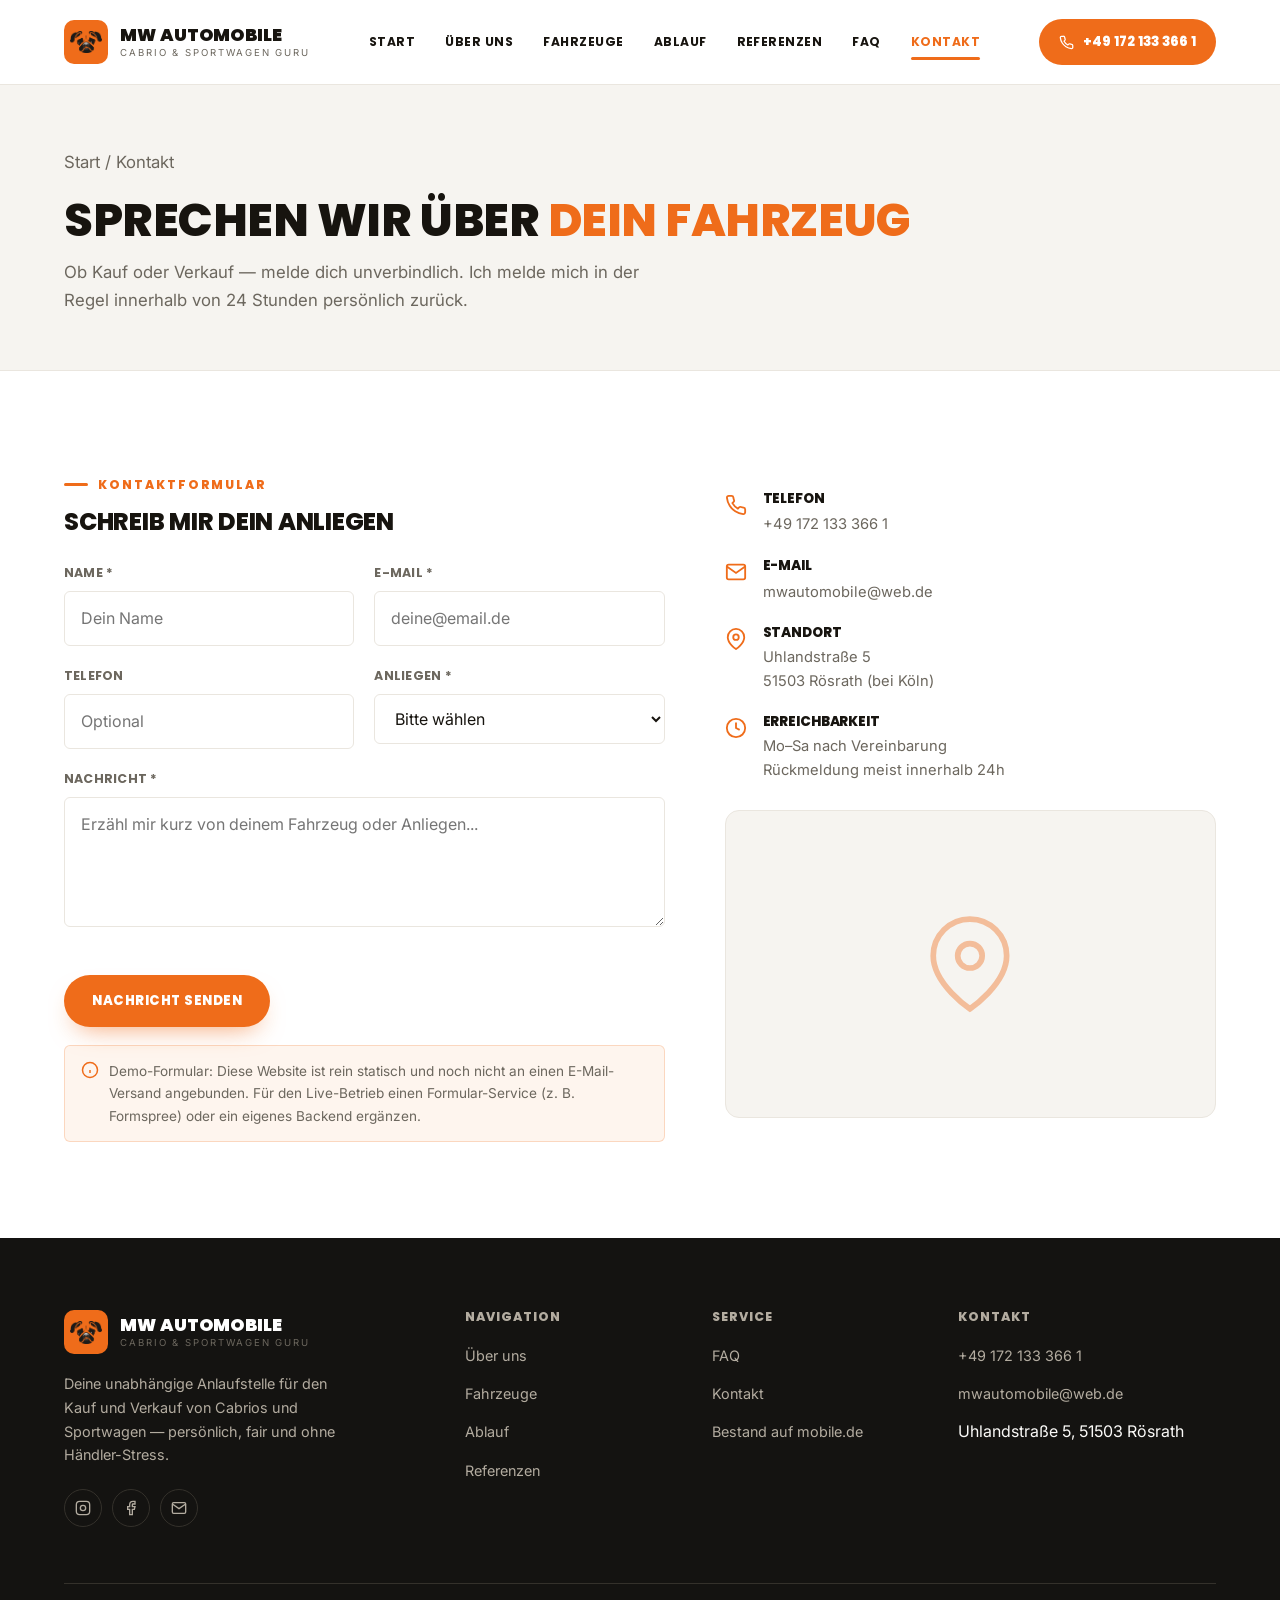
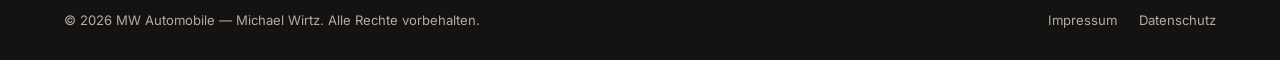
<file: kontakt.html>
<!DOCTYPE html>
<html lang="de">
<head>
<meta charset="UTF-8">
<meta name="viewport" content="width=device-width, initial-scale=1.0">
<title>Kontakt — MW Automobile</title>
<meta name="description" content="Kontaktiere MW Automobile für Kauf oder Verkauf deines Cabrios oder Sportwagens — telefonisch, per E-Mail oder über das Kontaktformular.">
<link rel="icon" href="assets/img/favicon.svg" type="image/svg+xml">
<link rel="stylesheet" href="assets/css/style.css">
<noscript><style>.reveal{opacity:1!important;transform:none!important;}</style></noscript>
</head>
<body>

<header class="site-header">
  <div class="container">
    <a href="index.html" class="brand">
      <span class="brand-mark"><img src="assets/img/logo-icon.png" alt="MW Automobile Logo"></span>
      <span class="brand-word"><strong>MW Automobile</strong><span>Cabrio &amp; Sportwagen Guru</span></span>
    </a>
    <nav class="nav-desktop">
      <a href="index.html">Start</a>
      <a href="ueber-uns.html">Über uns</a>
      <a href="https://home.mobile.de/MW_AUTOMOBILE#ses" target="_blank" rel="noopener">Fahrzeuge</a>
      <a href="ablauf.html">Ablauf</a>
      <a href="referenzen.html">Referenzen</a>
      <a href="faq.html">FAQ</a>
      <a href="kontakt.html">Kontakt</a>
    </nav>
    <div class="header-actions">
      <a class="phone-pill" href="tel:+491721333661">
        <svg viewBox="0 0 24 24" fill="none" stroke="currentColor" stroke-width="2" stroke-linecap="round" stroke-linejoin="round"><path d="M22 16.92v3a2 2 0 0 1-2.18 2 19.79 19.79 0 0 1-8.63-3.07 19.5 19.5 0 0 1-6-6 19.79 19.79 0 0 1-3.07-8.67A2 2 0 0 1 4.11 2h3a2 2 0 0 1 2 1.72c.13.96.36 1.9.7 2.81a2 2 0 0 1-.45 2.11L8.09 9.91a16 16 0 0 0 6 6l1.27-1.27a2 2 0 0 1 2.11-.45c.91.34 1.85.57 2.81.7A2 2 0 0 1 22 16.92z"/></svg>
        +49 172 133 366 1
      </a>
      <a href="kontakt.html" class="btn btn-primary btn-sm">Anfrage stellen</a>
      <button class="nav-toggle" aria-label="Menü öffnen" aria-expanded="false"><span></span></button>
    </div>
  </div>
  <div class="nav-mobile">
    <a href="index.html">Start</a>
    <a href="ueber-uns.html">Über uns</a>
    <a href="https://home.mobile.de/MW_AUTOMOBILE#ses" target="_blank" rel="noopener">Fahrzeuge</a>
    <a href="ablauf.html">Ablauf</a>
    <a href="referenzen.html">Referenzen</a>
    <a href="faq.html">FAQ</a>
    <a href="kontakt.html">Kontakt</a>
    <a href="kontakt.html" class="btn btn-primary btn-block">Anfrage stellen</a>
  </div>
</header>

<main>

  <section class="page-hero">
    <div class="container">
      <p class="breadcrumb"><a href="index.html">Start</a> / Kontakt</p>
      <h1>Sprechen wir über <span class="text-accent">dein Fahrzeug</span></h1>
      <p>Ob Kauf oder Verkauf — melde dich unverbindlich. Ich melde mich in der Regel innerhalb von 24 Stunden persönlich zurück.</p>
    </div>
  </section>

  <section class="section">
    <div class="container split reverse">

      <div class="split-body reveal">
        <span class="eyebrow">Kontaktformular</span>
        <h2 style="margin-bottom:28px;">Schreib mir dein Anliegen</h2>

        <form id="contact-form">
          <div class="form-grid">
            <div class="field">
              <label for="name">Name *</label>
              <input type="text" id="name" name="name" required placeholder="Dein Name">
            </div>
            <div class="field">
              <label for="email">E-Mail *</label>
              <input type="email" id="email" name="email" required placeholder="deine@email.de">
            </div>
            <div class="field">
              <label for="phone">Telefon</label>
              <input type="tel" id="phone" name="phone" placeholder="Optional">
            </div>
            <div class="field">
              <label for="topic">Anliegen *</label>
              <select id="topic" name="topic" required>
                <option value="">Bitte wählen</option>
                <option value="kaufen">Fahrzeug kaufen</option>
                <option value="verkaufen">Fahrzeug verkaufen</option>
                <option value="frage">Allgemeine Frage</option>
              </select>
            </div>
            <div class="field full">
              <label for="message">Nachricht *</label>
              <textarea id="message" name="message" required placeholder="Erzähl mir kurz von deinem Fahrzeug oder Anliegen..."></textarea>
            </div>
          </div>

          <button type="submit" class="btn btn-primary mt-lg">Nachricht senden</button>
          <p class="form-feedback text-accent" style="display:none; margin-top:16px; font-size:0.9rem;"></p>

          <div class="form-note">
            <svg viewBox="0 0 24 24" fill="none" stroke="currentColor" stroke-width="2"><circle cx="12" cy="12" r="10"/><line x1="12" y1="16" x2="12" y2="12"/><line x1="12" y1="8" x2="12.01" y2="8"/></svg>
            <span>Demo-Formular: Diese Website ist rein statisch und noch nicht an einen E-Mail-Versand angebunden. Für den Live-Betrieb einen Formular-Service (z. B. Formspree) oder ein eigenes Backend ergänzen.</span>
          </div>
        </form>
      </div>

      <div class="split-media reveal">
        <div class="contact-info-list">
          <div class="contact-info-item">
            <svg viewBox="0 0 24 24" fill="none" stroke="var(--accent)" stroke-width="2" style="width:22px;height:22px;flex-shrink:0;"><path d="M22 16.92v3a2 2 0 0 1-2.18 2 19.79 19.79 0 0 1-8.63-3.07 19.5 19.5 0 0 1-6-6 19.79 19.79 0 0 1-3.07-8.67A2 2 0 0 1 4.11 2h3a2 2 0 0 1 2 1.72c.13.96.36 1.9.7 2.81a2 2 0 0 1-.45 2.11L8.09 9.91a16 16 0 0 0 6 6l1.27-1.27a2 2 0 0 1 2.11-.45c.91.34 1.85.57 2.81.7A2 2 0 0 1 22 16.92z"/></svg>
            <div><h4>Telefon</h4><a href="tel:+491721333661">+49 172 133 366 1</a></div>
          </div>
          <div class="contact-info-item">
            <svg viewBox="0 0 24 24" fill="none" stroke="var(--accent)" stroke-width="2" style="width:22px;height:22px;flex-shrink:0;"><path d="M22 6l-10 7L2 6"/><rect x="2" y="4" width="20" height="16" rx="2"/></svg>
            <div><h4>E-Mail</h4><a href="mailto:mwautomobile@web.de">mwautomobile@web.de</a></div>
          </div>
          <div class="contact-info-item">
            <svg viewBox="0 0 24 24" fill="none" stroke="var(--accent)" stroke-width="2" style="width:22px;height:22px;flex-shrink:0;"><path d="M21 10c0 7-9 13-9 13s-9-6-9-13a9 9 0 0 1 18 0z"/><circle cx="12" cy="10" r="3"/></svg>
            <div><h4>Standort</h4><p>Uhlandstraße 5<br>51503 Rösrath (bei Köln)</p></div>
          </div>
          <div class="contact-info-item">
            <svg viewBox="0 0 24 24" fill="none" stroke="var(--accent)" stroke-width="2" style="width:22px;height:22px;flex-shrink:0;"><circle cx="12" cy="12" r="10"/><polyline points="12 6 12 12 16 14"/></svg>
            <div><h4>Erreichbarkeit</h4><p>Mo–Sa nach Vereinbarung<br>Rückmeldung meist innerhalb 24h</p></div>
          </div>
        </div>

        <div class="map-frame">
          <svg viewBox="0 0 24 24" fill="none" stroke="var(--accent-light)" stroke-width="1.4"><path d="M21 10c0 7-9 13-9 13s-9-6-9-13a9 9 0 0 1 18 0z"/><circle cx="12" cy="10" r="3"/></svg>
        </div>
      </div>

    </div>
  </section>

</main>

<footer class="site-footer">
  <div class="container">
    <div class="footer-grid">
      <div class="footer-brand">
        <a href="index.html" class="brand">
          <span class="brand-mark"><img src="assets/img/logo-icon.png" alt="MW Automobile Logo"></span>
          <span class="brand-word"><strong>MW Automobile</strong><span>Cabrio &amp; Sportwagen Guru</span></span>
        </a>
        <p>Deine unabhängige Anlaufstelle für den Kauf und Verkauf von Cabrios und Sportwagen — persönlich, fair und ohne Händler-Stress.</p>
        <div class="social-row">
          <a href="#" aria-label="Instagram"><svg viewBox="0 0 24 24" fill="none" stroke="currentColor" stroke-width="2"><rect x="2" y="2" width="20" height="20" rx="5"/><circle cx="12" cy="12" r="4"/><line x1="17.5" y1="6.5" x2="17.5" y2="6.5"/></svg></a>
          <a href="#" aria-label="Facebook"><svg viewBox="0 0 24 24" fill="none" stroke="currentColor" stroke-width="2"><path d="M18 2h-3a5 5 0 0 0-5 5v3H7v4h3v8h4v-8h3l1-4h-4V7a1 1 0 0 1 1-1h3z"/></svg></a>
          <a href="mailto:mwautomobile@web.de" aria-label="E-Mail"><svg viewBox="0 0 24 24" fill="none" stroke="currentColor" stroke-width="2"><path d="M22 6l-10 7L2 6"/><rect x="2" y="4" width="20" height="16" rx="2"/></svg></a>
        </div>
      </div>
      <div class="footer-col">
        <h4>Navigation</h4>
        <ul>
          <li><a href="ueber-uns.html">Über uns</a></li>
          <li><a href="https://home.mobile.de/MW_AUTOMOBILE#ses" target="_blank" rel="noopener">Fahrzeuge</a></li>
          <li><a href="ablauf.html">Ablauf</a></li>
          <li><a href="referenzen.html">Referenzen</a></li>
        </ul>
      </div>
      <div class="footer-col">
        <h4>Service</h4>
        <ul>
          <li><a href="faq.html">FAQ</a></li>
          <li><a href="kontakt.html">Kontakt</a></li>
          <li><a href="https://home.mobile.de/MW_AUTOMOBILE#ses" target="_blank" rel="noopener">Bestand auf mobile.de</a></li>
        </ul>
      </div>
      <div class="footer-col">
        <h4>Kontakt</h4>
        <ul>
          <li><a href="tel:+491721333661">+49 172 133 366 1</a></li>
          <li><a href="mailto:mwautomobile@web.de">mwautomobile@web.de</a></li>
          <li>Uhlandstraße 5, 51503 Rösrath</li>
        </ul>
      </div>
    </div>
    <div class="footer-bottom">
      <p>© 2026 MW Automobile — Michael Wirtz. Alle Rechte vorbehalten.</p>
      <div class="footer-bottom-links">
        <a href="impressum.html">Impressum</a>
        <a href="datenschutz.html">Datenschutz</a>
      </div>
    </div>
  </div>
</footer>

<script src="assets/js/main.js"></script>
</body>
</html>
</file>
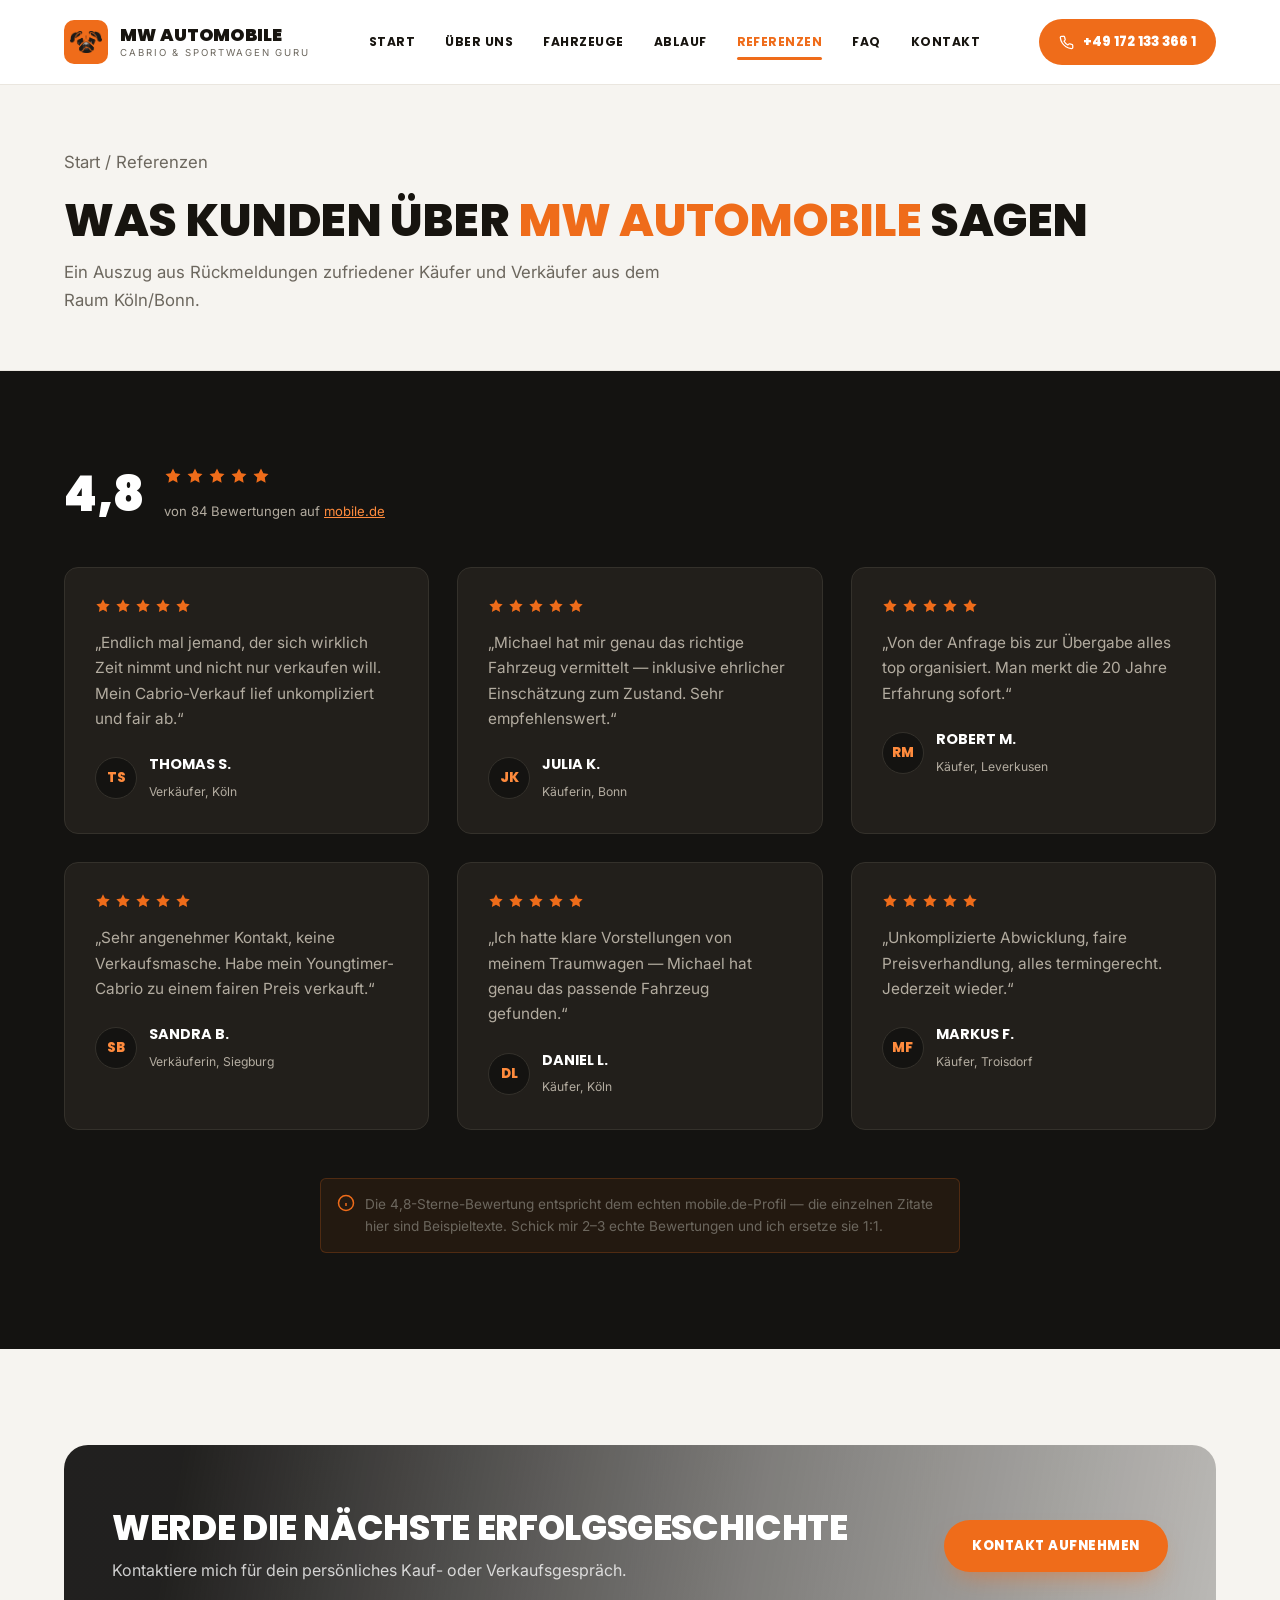
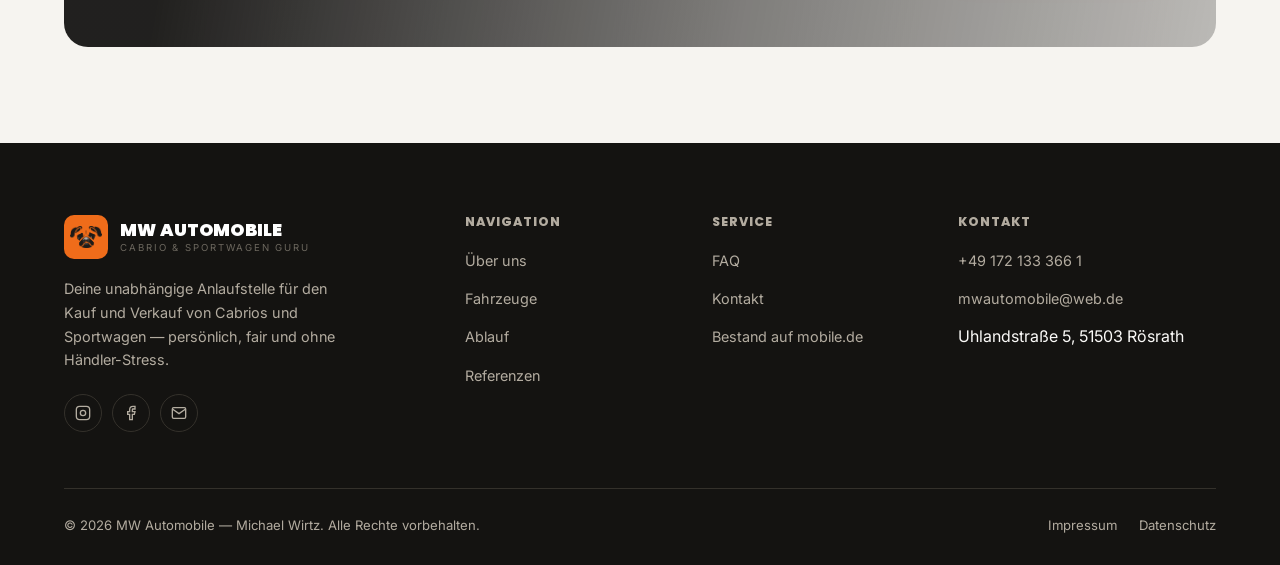
<file: referenzen.html>
<!DOCTYPE html>
<html lang="de">
<head>
<meta charset="UTF-8">
<meta name="viewport" content="width=device-width, initial-scale=1.0">
<title>Referenzen — MW Automobile</title>
<meta name="description" content="Erfahrungen zufriedener Käufer und Verkäufer mit MW Automobile — persönlich, fair und unkompliziert.">
<link rel="icon" href="assets/img/favicon.svg" type="image/svg+xml">
<link rel="stylesheet" href="assets/css/style.css">
<noscript><style>.reveal{opacity:1!important;transform:none!important;}</style></noscript>
</head>
<body>

<header class="site-header">
  <div class="container">
    <a href="index.html" class="brand">
      <span class="brand-mark"><img src="assets/img/logo-icon.png" alt="MW Automobile Logo"></span>
      <span class="brand-word"><strong>MW Automobile</strong><span>Cabrio &amp; Sportwagen Guru</span></span>
    </a>
    <nav class="nav-desktop">
      <a href="index.html">Start</a>
      <a href="ueber-uns.html">Über uns</a>
      <a href="https://home.mobile.de/MW_AUTOMOBILE#ses" target="_blank" rel="noopener">Fahrzeuge</a>
      <a href="ablauf.html">Ablauf</a>
      <a href="referenzen.html">Referenzen</a>
      <a href="faq.html">FAQ</a>
      <a href="kontakt.html">Kontakt</a>
    </nav>
    <div class="header-actions">
      <a class="phone-pill" href="tel:+491721333661">
        <svg viewBox="0 0 24 24" fill="none" stroke="currentColor" stroke-width="2" stroke-linecap="round" stroke-linejoin="round"><path d="M22 16.92v3a2 2 0 0 1-2.18 2 19.79 19.79 0 0 1-8.63-3.07 19.5 19.5 0 0 1-6-6 19.79 19.79 0 0 1-3.07-8.67A2 2 0 0 1 4.11 2h3a2 2 0 0 1 2 1.72c.13.96.36 1.9.7 2.81a2 2 0 0 1-.45 2.11L8.09 9.91a16 16 0 0 0 6 6l1.27-1.27a2 2 0 0 1 2.11-.45c.91.34 1.85.57 2.81.7A2 2 0 0 1 22 16.92z"/></svg>
        +49 172 133 366 1
      </a>
      <a href="kontakt.html" class="btn btn-primary btn-sm">Anfrage stellen</a>
      <button class="nav-toggle" aria-label="Menü öffnen" aria-expanded="false"><span></span></button>
    </div>
  </div>
  <div class="nav-mobile">
    <a href="index.html">Start</a>
    <a href="ueber-uns.html">Über uns</a>
    <a href="https://home.mobile.de/MW_AUTOMOBILE#ses" target="_blank" rel="noopener">Fahrzeuge</a>
    <a href="ablauf.html">Ablauf</a>
    <a href="referenzen.html">Referenzen</a>
    <a href="faq.html">FAQ</a>
    <a href="kontakt.html">Kontakt</a>
    <a href="kontakt.html" class="btn btn-primary btn-block">Anfrage stellen</a>
  </div>
</header>

<main>

  <section class="page-hero">
    <div class="container">
      <p class="breadcrumb"><a href="index.html">Start</a> / Referenzen</p>
      <h1>Was Kunden über <span class="text-accent">MW Automobile</span> sagen</h1>
      <p>Ein Auszug aus Rückmeldungen zufriedener Käufer und Verkäufer aus dem Raum Köln/Bonn.</p>
    </div>
  </section>

  <section class="section section--dark">
    <div class="container">
      <div class="rating-summary">
        <div class="rating-number">4,8</div>
        <div>
          <div class="stars">
            <svg viewBox="0 0 24 24"><polygon points="12 2 15.09 8.26 22 9.27 17 14.14 18.18 21.02 12 17.77 5.82 21.02 7 14.14 2 9.27 8.91 8.26 12 2"/></svg>
            <svg viewBox="0 0 24 24"><polygon points="12 2 15.09 8.26 22 9.27 17 14.14 18.18 21.02 12 17.77 5.82 21.02 7 14.14 2 9.27 8.91 8.26 12 2"/></svg>
            <svg viewBox="0 0 24 24"><polygon points="12 2 15.09 8.26 22 9.27 17 14.14 18.18 21.02 12 17.77 5.82 21.02 7 14.14 2 9.27 8.91 8.26 12 2"/></svg>
            <svg viewBox="0 0 24 24"><polygon points="12 2 15.09 8.26 22 9.27 17 14.14 18.18 21.02 12 17.77 5.82 21.02 7 14.14 2 9.27 8.91 8.26 12 2"/></svg>
            <svg viewBox="0 0 24 24"><polygon points="12 2 15.09 8.26 22 9.27 17 14.14 18.18 21.02 12 17.77 5.82 21.02 7 14.14 2 9.27 8.91 8.26 12 2"/></svg>
          </div>
          <div class="rating-summary-text">von 84 Bewertungen auf <a href="https://home.mobile.de/MW_AUTOMOBILE#ses" target="_blank" rel="noopener">mobile.de</a></div>
        </div>
      </div>
      <div class="grid grid-3">

        <div class="testimonial-card reveal">
          <div class="stars">
            <svg viewBox="0 0 24 24"><polygon points="12 2 15.09 8.26 22 9.27 17 14.14 18.18 21.02 12 17.77 5.82 21.02 7 14.14 2 9.27 8.91 8.26 12 2"/></svg><svg viewBox="0 0 24 24"><polygon points="12 2 15.09 8.26 22 9.27 17 14.14 18.18 21.02 12 17.77 5.82 21.02 7 14.14 2 9.27 8.91 8.26 12 2"/></svg><svg viewBox="0 0 24 24"><polygon points="12 2 15.09 8.26 22 9.27 17 14.14 18.18 21.02 12 17.77 5.82 21.02 7 14.14 2 9.27 8.91 8.26 12 2"/></svg><svg viewBox="0 0 24 24"><polygon points="12 2 15.09 8.26 22 9.27 17 14.14 18.18 21.02 12 17.77 5.82 21.02 7 14.14 2 9.27 8.91 8.26 12 2"/></svg><svg viewBox="0 0 24 24"><polygon points="12 2 15.09 8.26 22 9.27 17 14.14 18.18 21.02 12 17.77 5.82 21.02 7 14.14 2 9.27 8.91 8.26 12 2"/></svg>
          </div>
          <p>„Endlich mal jemand, der sich wirklich Zeit nimmt und nicht nur verkaufen will. Mein Cabrio-Verkauf lief unkompliziert und fair ab.“</p>
          <div class="testimonial-person"><div class="avatar-dot">TS</div><div><strong>Thomas S.</strong><span>Verkäufer, Köln</span></div></div>
        </div>

        <div class="testimonial-card reveal">
          <div class="stars">
            <svg viewBox="0 0 24 24"><polygon points="12 2 15.09 8.26 22 9.27 17 14.14 18.18 21.02 12 17.77 5.82 21.02 7 14.14 2 9.27 8.91 8.26 12 2"/></svg><svg viewBox="0 0 24 24"><polygon points="12 2 15.09 8.26 22 9.27 17 14.14 18.18 21.02 12 17.77 5.82 21.02 7 14.14 2 9.27 8.91 8.26 12 2"/></svg><svg viewBox="0 0 24 24"><polygon points="12 2 15.09 8.26 22 9.27 17 14.14 18.18 21.02 12 17.77 5.82 21.02 7 14.14 2 9.27 8.91 8.26 12 2"/></svg><svg viewBox="0 0 24 24"><polygon points="12 2 15.09 8.26 22 9.27 17 14.14 18.18 21.02 12 17.77 5.82 21.02 7 14.14 2 9.27 8.91 8.26 12 2"/></svg><svg viewBox="0 0 24 24"><polygon points="12 2 15.09 8.26 22 9.27 17 14.14 18.18 21.02 12 17.77 5.82 21.02 7 14.14 2 9.27 8.91 8.26 12 2"/></svg>
          </div>
          <p>„Michael hat mir genau das richtige Fahrzeug vermittelt — inklusive ehrlicher Einschätzung zum Zustand. Sehr empfehlenswert.“</p>
          <div class="testimonial-person"><div class="avatar-dot">JK</div><div><strong>Julia K.</strong><span>Käuferin, Bonn</span></div></div>
        </div>

        <div class="testimonial-card reveal">
          <div class="stars">
            <svg viewBox="0 0 24 24"><polygon points="12 2 15.09 8.26 22 9.27 17 14.14 18.18 21.02 12 17.77 5.82 21.02 7 14.14 2 9.27 8.91 8.26 12 2"/></svg><svg viewBox="0 0 24 24"><polygon points="12 2 15.09 8.26 22 9.27 17 14.14 18.18 21.02 12 17.77 5.82 21.02 7 14.14 2 9.27 8.91 8.26 12 2"/></svg><svg viewBox="0 0 24 24"><polygon points="12 2 15.09 8.26 22 9.27 17 14.14 18.18 21.02 12 17.77 5.82 21.02 7 14.14 2 9.27 8.91 8.26 12 2"/></svg><svg viewBox="0 0 24 24"><polygon points="12 2 15.09 8.26 22 9.27 17 14.14 18.18 21.02 12 17.77 5.82 21.02 7 14.14 2 9.27 8.91 8.26 12 2"/></svg><svg viewBox="0 0 24 24"><polygon points="12 2 15.09 8.26 22 9.27 17 14.14 18.18 21.02 12 17.77 5.82 21.02 7 14.14 2 9.27 8.91 8.26 12 2"/></svg>
          </div>
          <p>„Von der Anfrage bis zur Übergabe alles top organisiert. Man merkt die 20 Jahre Erfahrung sofort.“</p>
          <div class="testimonial-person"><div class="avatar-dot">RM</div><div><strong>Robert M.</strong><span>Käufer, Leverkusen</span></div></div>
        </div>

        <div class="testimonial-card reveal">
          <div class="stars">
            <svg viewBox="0 0 24 24"><polygon points="12 2 15.09 8.26 22 9.27 17 14.14 18.18 21.02 12 17.77 5.82 21.02 7 14.14 2 9.27 8.91 8.26 12 2"/></svg><svg viewBox="0 0 24 24"><polygon points="12 2 15.09 8.26 22 9.27 17 14.14 18.18 21.02 12 17.77 5.82 21.02 7 14.14 2 9.27 8.91 8.26 12 2"/></svg><svg viewBox="0 0 24 24"><polygon points="12 2 15.09 8.26 22 9.27 17 14.14 18.18 21.02 12 17.77 5.82 21.02 7 14.14 2 9.27 8.91 8.26 12 2"/></svg><svg viewBox="0 0 24 24"><polygon points="12 2 15.09 8.26 22 9.27 17 14.14 18.18 21.02 12 17.77 5.82 21.02 7 14.14 2 9.27 8.91 8.26 12 2"/></svg><svg viewBox="0 0 24 24"><polygon points="12 2 15.09 8.26 22 9.27 17 14.14 18.18 21.02 12 17.77 5.82 21.02 7 14.14 2 9.27 8.91 8.26 12 2"/></svg>
          </div>
          <p>„Sehr angenehmer Kontakt, keine Verkaufsmasche. Habe mein Youngtimer-Cabrio zu einem fairen Preis verkauft.“</p>
          <div class="testimonial-person"><div class="avatar-dot">SB</div><div><strong>Sandra B.</strong><span>Verkäuferin, Siegburg</span></div></div>
        </div>

        <div class="testimonial-card reveal">
          <div class="stars">
            <svg viewBox="0 0 24 24"><polygon points="12 2 15.09 8.26 22 9.27 17 14.14 18.18 21.02 12 17.77 5.82 21.02 7 14.14 2 9.27 8.91 8.26 12 2"/></svg><svg viewBox="0 0 24 24"><polygon points="12 2 15.09 8.26 22 9.27 17 14.14 18.18 21.02 12 17.77 5.82 21.02 7 14.14 2 9.27 8.91 8.26 12 2"/></svg><svg viewBox="0 0 24 24"><polygon points="12 2 15.09 8.26 22 9.27 17 14.14 18.18 21.02 12 17.77 5.82 21.02 7 14.14 2 9.27 8.91 8.26 12 2"/></svg><svg viewBox="0 0 24 24"><polygon points="12 2 15.09 8.26 22 9.27 17 14.14 18.18 21.02 12 17.77 5.82 21.02 7 14.14 2 9.27 8.91 8.26 12 2"/></svg><svg viewBox="0 0 24 24"><polygon points="12 2 15.09 8.26 22 9.27 17 14.14 18.18 21.02 12 17.77 5.82 21.02 7 14.14 2 9.27 8.91 8.26 12 2"/></svg>
          </div>
          <p>„Ich hatte klare Vorstellungen von meinem Traumwagen — Michael hat genau das passende Fahrzeug gefunden.“</p>
          <div class="testimonial-person"><div class="avatar-dot">DL</div><div><strong>Daniel L.</strong><span>Käufer, Köln</span></div></div>
        </div>

        <div class="testimonial-card reveal">
          <div class="stars">
            <svg viewBox="0 0 24 24"><polygon points="12 2 15.09 8.26 22 9.27 17 14.14 18.18 21.02 12 17.77 5.82 21.02 7 14.14 2 9.27 8.91 8.26 12 2"/></svg><svg viewBox="0 0 24 24"><polygon points="12 2 15.09 8.26 22 9.27 17 14.14 18.18 21.02 12 17.77 5.82 21.02 7 14.14 2 9.27 8.91 8.26 12 2"/></svg><svg viewBox="0 0 24 24"><polygon points="12 2 15.09 8.26 22 9.27 17 14.14 18.18 21.02 12 17.77 5.82 21.02 7 14.14 2 9.27 8.91 8.26 12 2"/></svg><svg viewBox="0 0 24 24"><polygon points="12 2 15.09 8.26 22 9.27 17 14.14 18.18 21.02 12 17.77 5.82 21.02 7 14.14 2 9.27 8.91 8.26 12 2"/></svg><svg viewBox="0 0 24 24"><polygon points="12 2 15.09 8.26 22 9.27 17 14.14 18.18 21.02 12 17.77 5.82 21.02 7 14.14 2 9.27 8.91 8.26 12 2"/></svg>
          </div>
          <p>„Unkomplizierte Abwicklung, faire Preisverhandlung, alles termingerecht. Jederzeit wieder.“</p>
          <div class="testimonial-person"><div class="avatar-dot">MF</div><div><strong>Markus F.</strong><span>Käufer, Troisdorf</span></div></div>
        </div>

      </div>
      <div class="form-note mt-lg" style="max-width:640px; margin-inline:auto;">
        <svg viewBox="0 0 24 24" fill="none" stroke="currentColor" stroke-width="2"><circle cx="12" cy="12" r="10"/><line x1="12" y1="16" x2="12" y2="12"/><line x1="12" y1="8" x2="12.01" y2="8"/></svg>
        <span>Die 4,8-Sterne-Bewertung entspricht dem echten mobile.de-Profil — die einzelnen Zitate hier sind Beispieltexte. Schick mir 2–3 echte Bewertungen und ich ersetze sie 1:1.</span>
      </div>
    </div>
  </section>

  <section class="section section--alt">
    <div class="container">
      <div class="cta-banner reveal">
        <div>
          <h2>Werde die nächste Erfolgsgeschichte</h2>
          <p>Kontaktiere mich für dein persönliches Kauf- oder Verkaufsgespräch.</p>
        </div>
        <div class="cta-banner-actions">
          <a href="kontakt.html" class="btn btn-primary">Kontakt aufnehmen</a>
        </div>
      </div>
    </div>
  </section>

</main>

<footer class="site-footer">
  <div class="container">
    <div class="footer-grid">
      <div class="footer-brand">
        <a href="index.html" class="brand">
          <span class="brand-mark"><img src="assets/img/logo-icon.png" alt="MW Automobile Logo"></span>
          <span class="brand-word"><strong>MW Automobile</strong><span>Cabrio &amp; Sportwagen Guru</span></span>
        </a>
        <p>Deine unabhängige Anlaufstelle für den Kauf und Verkauf von Cabrios und Sportwagen — persönlich, fair und ohne Händler-Stress.</p>
        <div class="social-row">
          <a href="#" aria-label="Instagram"><svg viewBox="0 0 24 24" fill="none" stroke="currentColor" stroke-width="2"><rect x="2" y="2" width="20" height="20" rx="5"/><circle cx="12" cy="12" r="4"/><line x1="17.5" y1="6.5" x2="17.5" y2="6.5"/></svg></a>
          <a href="#" aria-label="Facebook"><svg viewBox="0 0 24 24" fill="none" stroke="currentColor" stroke-width="2"><path d="M18 2h-3a5 5 0 0 0-5 5v3H7v4h3v8h4v-8h3l1-4h-4V7a1 1 0 0 1 1-1h3z"/></svg></a>
          <a href="mailto:mwautomobile@web.de" aria-label="E-Mail"><svg viewBox="0 0 24 24" fill="none" stroke="currentColor" stroke-width="2"><path d="M22 6l-10 7L2 6"/><rect x="2" y="4" width="20" height="16" rx="2"/></svg></a>
        </div>
      </div>
      <div class="footer-col">
        <h4>Navigation</h4>
        <ul>
          <li><a href="ueber-uns.html">Über uns</a></li>
          <li><a href="https://home.mobile.de/MW_AUTOMOBILE#ses" target="_blank" rel="noopener">Fahrzeuge</a></li>
          <li><a href="ablauf.html">Ablauf</a></li>
          <li><a href="referenzen.html">Referenzen</a></li>
        </ul>
      </div>
      <div class="footer-col">
        <h4>Service</h4>
        <ul>
          <li><a href="faq.html">FAQ</a></li>
          <li><a href="kontakt.html">Kontakt</a></li>
          <li><a href="https://home.mobile.de/MW_AUTOMOBILE#ses" target="_blank" rel="noopener">Bestand auf mobile.de</a></li>
        </ul>
      </div>
      <div class="footer-col">
        <h4>Kontakt</h4>
        <ul>
          <li><a href="tel:+491721333661">+49 172 133 366 1</a></li>
          <li><a href="mailto:mwautomobile@web.de">mwautomobile@web.de</a></li>
          <li>Uhlandstraße 5, 51503 Rösrath</li>
        </ul>
      </div>
    </div>
    <div class="footer-bottom">
      <p>© 2026 MW Automobile — Michael Wirtz. Alle Rechte vorbehalten.</p>
      <div class="footer-bottom-links">
        <a href="impressum.html">Impressum</a>
        <a href="datenschutz.html">Datenschutz</a>
      </div>
    </div>
  </div>
</footer>

<script src="assets/js/main.js"></script>
</body>
</html>
</file>
<file: assets/css/style.css>
/* =========================================================
   MW Automobile — Design System v2
   Light / Bold / Orange — photo-driven
   ========================================================= */

/* ---------- Fonts ---------- */
@import url('https://fonts.googleapis.com/css2?family=Poppins:wght@700;800;900&family=Inter:wght@400;500;600;700&display=swap');

/* ---------- Tokens ---------- */
:root{
  --bg:            #ffffff;
  --bg-alt:        #f6f4f0;
  --bg-dark:       #141311;
  --bg-dark-2:     #1c1b18;
  --surface:       #ffffff;
  --surface-dark:  #221f1b;
  --border:        #eae6df;
  --border-dark:   #34312b;

  --text:          #17140f;
  --text-invert:   #fbfaf8;
  --text-muted:    #6c675e;
  --text-muted-invert: #b3aca0;

  --accent:        #ef6c1a;
  --accent-light:  #ff8b3d;
  --accent-dark:   #c2570f;
  --accent-rgb:    239,108,26;

  --font-head: 'Poppins', 'Arial Black', sans-serif;
  --font-body: 'Inter', -apple-system, BlinkMacSystemFont, 'Segoe UI', sans-serif;

  --container: 1200px;
  --radius-sm: 6px;
  --radius: 14px;
  --radius-lg: 24px;

  --shadow-soft: 0 24px 50px -24px rgba(20,19,17,0.25);
  --ease: cubic-bezier(.22,.61,.36,1);
}

/* ---------- Reset ---------- */
*, *::before, *::after{ box-sizing:border-box; margin:0; padding:0; }
html{ scroll-behavior:smooth; }
body{
  background:var(--bg);
  color:var(--text);
  font-family:var(--font-body);
  font-weight:400;
  line-height:1.65;
  -webkit-font-smoothing:antialiased;
  overflow-x:hidden;
}
img, svg{ display:block; max-width:100%; }
img{ height:auto; }
a{ color:inherit; text-decoration:none; }
ul{ list-style:none; }
button{ font:inherit; cursor:pointer; border:none; background:none; color:inherit; }
input, textarea, select{ font:inherit; color:inherit; }
h1,h2,h3,h4{
  font-family:var(--font-head); font-weight:800; line-height:1.08;
  letter-spacing:-0.01em; text-transform:uppercase;
}

/* ---------- Layout helpers ---------- */
.container{ width:100%; max-width:var(--container); margin-inline:auto; padding-inline:24px; }
.section{ position:relative; padding:96px 0; }
.section--tight{ padding:64px 0; }
.section--alt{ background:var(--bg-alt); }
.section--dark{ background:var(--bg-dark); color:var(--text-invert); }
.section--dark h1, .section--dark h2, .section--dark h3, .section--dark h4{ color:var(--text-invert); }
.section--dark .text-muted{ color:var(--text-muted-invert); }

.grid{ display:grid; gap:28px; }
.grid-2{ grid-template-columns:repeat(2,1fr); }
.grid-3{ grid-template-columns:repeat(3,1fr); }
.grid-4{ grid-template-columns:repeat(4,1fr); }

.eyebrow{
  display:inline-flex; align-items:center; gap:10px;
  font-family:var(--font-head);
  font-size:0.76rem; font-weight:800; letter-spacing:0.16em; text-transform:uppercase;
  color:var(--accent);
  margin-bottom:14px;
}
.eyebrow::before{ content:""; width:24px; height:3px; border-radius:2px; background:var(--accent); }

.section-head{ max-width:640px; margin-bottom:52px; }
.section-head.center{ margin-inline:auto; text-align:center; }
.section-head h2{ font-size:clamp(1.8rem,3.4vw,2.7rem); margin-bottom:14px; }
.section-head p{ color:var(--text-muted); font-size:1.04rem; text-transform:none; }

.text-muted{ color:var(--text-muted); }
.text-accent{ color:var(--accent); }

/* ---------- Buttons ---------- */
.btn{
  display:inline-flex; align-items:center; justify-content:center; gap:10px;
  padding:15px 28px;
  border-radius:999px;
  font-family:var(--font-head);
  font-size:0.82rem; font-weight:800; letter-spacing:0.04em; text-transform:uppercase;
  transition:all .3s var(--ease);
  white-space:nowrap;
}
.btn-primary{
  background:var(--accent);
  color:#fff;
  box-shadow:0 12px 26px -12px rgba(var(--accent-rgb),0.65);
}
.btn-primary:hover{ background:var(--accent-dark); transform:translateY(-2px); box-shadow:0 16px 34px -12px rgba(var(--accent-rgb),0.75); }
.btn-ghost{
  background:transparent;
  border:2px solid currentColor;
  color:var(--text);
}
.btn-ghost:hover{ background:var(--text); color:var(--bg); transform:translateY(-2px); }
.section--dark .btn-ghost{ color:var(--text-invert); }
.section--dark .btn-ghost:hover{ background:var(--text-invert); color:var(--bg-dark); }
.hero .btn-ghost{ color:#fff; }
.hero .btn-ghost:hover{ background:#fff; color:var(--bg-dark); }
.btn-sm{ padding:11px 20px; font-size:0.72rem; }
.btn-block{ width:100%; }

/* ---------- Header ---------- */
.site-header{
  position:sticky; top:0; z-index:100;
  background:rgba(255,255,255,0.92);
  backdrop-filter:blur(14px) saturate(140%);
  border-bottom:1px solid var(--border);
}
.site-header .container{ display:flex; align-items:center; justify-content:space-between; height:84px; }
.brand{ display:flex; align-items:center; gap:12px; }
.brand-mark{
  width:44px; height:44px; border-radius:10px;
  display:flex; align-items:center; justify-content:center;
  background:var(--accent);
  font-family:var(--font-head); font-weight:900; font-size:1.05rem;
  color:#fff;
  padding:6px;
  flex-shrink:0;
}
.brand-mark img{
  width:100%; height:100%;
  object-fit:contain;
}
.brand-word{ display:flex; flex-direction:column; line-height:1.05; }
.brand-word strong{
  font-family:var(--font-head); font-size:1.1rem; font-weight:900; letter-spacing:0.01em;
  text-transform:uppercase; color:var(--text);
}
.brand-word span{ font-size:0.6rem; letter-spacing:0.2em; color:var(--text-muted); text-transform:uppercase; margin-top:3px; }

.nav-desktop{ display:flex; align-items:center; gap:30px; }
.nav-desktop a{
  font-family:var(--font-head);
  font-size:0.76rem; font-weight:700; letter-spacing:0.04em; text-transform:uppercase;
  color:var(--text);
  position:relative; padding:8px 0;
  transition:color .25s;
}
.nav-desktop a:hover, .nav-desktop a.active{ color:var(--accent); }
.nav-desktop a.active::after{
  content:""; position:absolute; left:0; right:0; bottom:0px; height:3px;
  background:var(--accent); border-radius:2px;
}

.header-actions{ display:flex; align-items:center; gap:14px; }
.header-actions .btn.btn-primary.btn-sm{ display:none; }
.phone-pill{
  display:flex; align-items:center; gap:9px;
  background:var(--accent); color:#fff;
  padding:12px 20px; border-radius:999px;
  font-family:var(--font-head); font-size:0.82rem; font-weight:800;
  transition:background .25s, transform .25s;
}
.phone-pill:hover{ background:var(--accent-dark); transform:translateY(-1px); }
.phone-pill svg{ width:15px; height:15px; stroke:#fff; }

.nav-toggle{
  display:none; width:42px; height:42px; border-radius:10px;
  align-items:center; justify-content:center;
  border:1px solid var(--border);
  background:var(--bg-alt);
}
.nav-toggle span{ display:block; width:18px; height:2px; background:var(--text); position:relative; transition:.25s; }
.nav-toggle span::before, .nav-toggle span::after{
  content:""; position:absolute; left:0; width:18px; height:2px; background:var(--text); transition:.25s;
}
.nav-toggle span::before{ top:-6px; }
.nav-toggle span::after{ top:6px; }
.nav-toggle.open span{ background:transparent; }
.nav-toggle.open span::before{ transform:rotate(45deg); top:0; }
.nav-toggle.open span::after{ transform:rotate(-45deg); top:0; }

.nav-mobile{
  display:none;
  position:fixed; inset:84px 0 0 0; z-index:99;
  background:rgba(255,255,255,0.98);
  backdrop-filter:blur(10px);
  padding:32px 24px;
  flex-direction:column; gap:6px;
  transform:translateY(-8px);
  opacity:0;
  pointer-events:none;
  transition:all .3s var(--ease);
}
.nav-mobile.open{ opacity:1; transform:translateY(0); pointer-events:auto; }
.nav-mobile a{
  padding:16px 4px; font-family:var(--font-head); font-size:1.05rem; font-weight:700; text-transform:uppercase;
  border-bottom:1px solid var(--border);
  color:var(--text);
}
.nav-mobile a.active{ color:var(--accent); }
.nav-mobile .btn{ margin-top:20px; }

/* ---------- Hero (full-bleed photo) ---------- */
.hero{
  position:relative;
  min-height:min(680px, 92vh);
  display:flex; align-items:flex-end;
  padding:64px 0 76px;
  background-image:
    linear-gradient(100deg, rgba(10,9,8,.86) 0%, rgba(10,9,8,.58) 38%, rgba(10,9,8,.18) 68%, rgba(10,9,8,.02) 100%),
    url('../img/hero-michael-wirtz.png');
  background-size:cover;
  background-position:center 30%;
  color:#fff;
}
.hero .eyebrow{ color:var(--accent-light); }
.hero-content{ max-width:640px; position:relative; z-index:2; }
.hero h1{
  font-size:clamp(2.3rem,5vw,3.7rem);
  color:#fff;
  margin-bottom:20px;
}
.hero h1 .hl{ color:var(--accent-light); }
.hero p.lead{ font-size:1.1rem; color:rgba(255,255,255,0.82); max-width:520px; margin-bottom:34px; text-transform:none; }
.hero-actions{ display:flex; gap:14px; flex-wrap:wrap; margin-bottom:44px; }
.hero-stats{ display:flex; gap:34px; flex-wrap:wrap; }
.hero-stats div strong{ display:block; font-family:var(--font-head); font-size:1.6rem; color:var(--accent-light); }
.hero-stats div span{ font-size:0.74rem; color:rgba(255,255,255,0.65); letter-spacing:0.03em; text-transform:uppercase; }

/* ---------- USP strip (dark band, icon grid) ---------- */
.usp-strip{ background:var(--bg-dark); color:var(--text-invert); }
.usp-item{ text-align:center; padding:8px; }
.usp-icon{
  width:64px; height:64px; margin:0 auto 18px; border-radius:50%;
  border:2px solid var(--accent);
  display:flex; align-items:center; justify-content:center;
}
.usp-icon svg{ width:26px; height:26px; stroke:var(--accent-light); }
.usp-item h3{ font-size:0.92rem; margin-bottom:8px; color:#fff; }
.usp-item p{ font-size:0.85rem; color:var(--text-muted-invert); text-transform:none; }

/* ---------- Cards ---------- */
.card{
  background:var(--surface);
  border:1px solid var(--border);
  border-radius:var(--radius);
  padding:32px;
  transition:transform .3s var(--ease), box-shadow .3s var(--ease);
}
.card:hover{ transform:translateY(-4px); box-shadow:var(--shadow-soft); }
.section--dark .card{ background:var(--surface-dark); border-color:var(--border-dark); }

.icon-badge{
  width:52px; height:52px; border-radius:14px;
  display:flex; align-items:center; justify-content:center;
  background:rgba(var(--accent-rgb),0.1);
  border:1px solid rgba(var(--accent-rgb),0.28);
  margin-bottom:20px;
}
.icon-badge svg{ width:24px; height:24px; stroke:var(--accent); }
.card h3{ font-size:1rem; margin-bottom:8px; }
.card p{ font-size:0.9rem; text-transform:none; }

/* ---------- About teaser / split sections ---------- */
.split{ display:grid; grid-template-columns:0.9fr 1.1fr; gap:60px; align-items:center; }
.split.reverse{ grid-template-columns:1.1fr 0.9fr; }
.split.reverse .split-media{ order:2; }
.split.reverse .split-body{ order:1; }

.photo-frame{
  position:relative; aspect-ratio:4/5; border-radius:var(--radius-lg);
  overflow:hidden; background:var(--bg-alt);
}
.photo-frame img{ width:100%; height:100%; object-fit:cover; }
.quote-tag{
  position:absolute; top:22px; left:-14px;
  background:var(--accent); color:#fff;
  padding:10px 18px; border-radius:999px;
  font-family:var(--font-head); font-size:0.72rem; font-weight:800; letter-spacing:0.04em; text-transform:uppercase;
  box-shadow:0 10px 24px -8px rgba(0,0,0,0.4);
  z-index:2;
}

.timeline{ margin-top:30px; display:flex; flex-direction:column; gap:20px; }
.timeline-item{ display:flex; gap:16px; }
.timeline-dot{
  width:10px; height:10px; border-radius:50%; background:var(--accent);
  margin-top:8px; flex-shrink:0; box-shadow:0 0 0 4px rgba(var(--accent-rgb),0.16);
}
.timeline-item strong{ display:block; margin-bottom:2px; font-family:var(--font-head); font-size:0.92rem; text-transform:uppercase; }
.timeline-item span{ color:var(--text-muted); font-size:0.9rem; }
.section--dark .timeline-item span{ color:var(--text-muted-invert); }

/* ---------- Process steps (numbered circles) ---------- */
.process-cols{ display:grid; grid-template-columns:1fr 1fr; gap:40px; }
.process-col h3{
  font-size:1.2rem; margin-bottom:8px; display:flex; align-items:center; gap:12px;
}
.process-col > p{ text-transform:none; color:var(--text-muted); margin-bottom:32px; }
.process-col h3 svg{ width:24px; height:24px; stroke:var(--accent); }

.step-row{ display:flex; flex-wrap:wrap; gap:0; margin-bottom:36px; position:relative; }
.step-circle{
  display:flex; flex-direction:column; align-items:center; text-align:center;
  flex:1; min-width:120px; position:relative; padding:0 8px;
}
.step-circle::before{
  content:""; position:absolute; top:26px; left:-50%; width:100%; height:2px;
  background:repeating-linear-gradient(90deg, var(--border) 0 6px, transparent 6px 12px);
  z-index:0;
}
.step-circle:first-child::before{ display:none; }
.step-num-circle{
  width:52px; height:52px; border-radius:50%;
  background:var(--accent); color:#fff;
  display:flex; align-items:center; justify-content:center;
  font-family:var(--font-head); font-weight:800; font-size:1.15rem;
  position:relative; z-index:1;
  margin-bottom:14px;
  box-shadow:0 10px 24px -10px rgba(var(--accent-rgb),0.6);
}
.step-circle h4{ font-family:var(--font-head); font-size:0.82rem; font-weight:800; text-transform:uppercase; margin-bottom:6px; }
.step-circle p{ font-size:0.82rem; color:var(--text-muted); text-transform:none; }

.step{ display:flex; gap:18px; padding:18px 0; border-top:1px solid var(--border); }
.step:first-of-type{ border-top:none; }
.step-num{ font-family:var(--font-head); font-size:1.3rem; font-weight:800; color:var(--accent); width:40px; flex-shrink:0; }
.step h4{ font-family:var(--font-body); font-size:1rem; font-weight:600; margin-bottom:6px; text-transform:none; }
.step p{ font-size:0.9rem; color:var(--text-muted); text-transform:none; }

/* ---------- Vehicle cards ---------- */
.vehicle-card{
  background:var(--surface); border:1px solid var(--border); border-radius:var(--radius);
  overflow:hidden; transition:transform .3s var(--ease), box-shadow .3s var(--ease);
}
.vehicle-card:hover{ transform:translateY(-6px); box-shadow:var(--shadow-soft); }
.vehicle-media{ aspect-ratio:16/11; position:relative; background:var(--bg-alt); overflow:hidden; }
.vehicle-media img{ width:100%; height:100%; object-fit:cover; transition:transform .5s var(--ease); }
.vehicle-card:hover .vehicle-media img{ transform:scale(1.06); }
.vehicle-tag{
  position:absolute; top:14px; left:14px;
  background:rgba(255,255,255,0.92); backdrop-filter:blur(4px);
  padding:6px 13px; border-radius:999px;
  font-family:var(--font-head); font-size:0.66rem; font-weight:800; letter-spacing:0.04em; text-transform:uppercase;
  color:var(--text);
}
.vehicle-fav{
  position:absolute; top:12px; right:12px; width:34px; height:34px; border-radius:50%;
  background:rgba(255,255,255,0.92); backdrop-filter:blur(4px);
  display:flex; align-items:center; justify-content:center;
}
.vehicle-fav svg{ width:16px; height:16px; stroke:var(--text); fill:none; transition:fill .2s, stroke .2s; }
.vehicle-fav:hover svg{ stroke:var(--accent); fill:rgba(var(--accent-rgb),0.15); }
.vehicle-body{ padding:22px; }
.vehicle-body h3{ font-size:1rem; margin-bottom:4px; text-transform:none; font-family:var(--font-head); font-weight:700; }
.vehicle-body .price{ color:var(--accent); font-family:var(--font-head); font-weight:800; font-size:1.2rem; margin-bottom:14px; }
.vehicle-specs{ display:flex; gap:10px; flex-wrap:wrap; margin-bottom:18px; }
.vehicle-specs span{
  font-size:0.78rem; color:var(--text-muted);
  display:flex; align-items:center; gap:6px;
  padding-right:10px; border-right:1px solid var(--border);
}
.vehicle-specs span:last-child{ border-right:none; padding-right:0; }
.vehicle-specs svg{ width:14px; height:14px; stroke:var(--accent); }

/* ---------- Testimonials ---------- */
.rating-summary{
  display:flex; align-items:center; gap:20px; margin-bottom:44px;
}
.rating-number{ font-family:var(--font-head); font-size:3rem; font-weight:900; color:#fff; line-height:1; }
.rating-summary .stars svg{ width:18px; height:18px; }
.rating-summary-text{ font-size:0.82rem; color:var(--text-muted-invert); }
.rating-summary-text a{ color:var(--accent-light); text-decoration:underline; }

.testimonial-card{
  background:var(--surface-dark); border:1px solid var(--border-dark); border-radius:var(--radius);
  padding:30px;
}
.stars{ display:flex; gap:4px; margin-bottom:16px; }
.stars svg{ width:16px; height:16px; fill:var(--accent); stroke:none; }
.testimonial-card p{ color:var(--text-muted-invert); font-size:0.96rem; margin-bottom:22px; text-transform:none; }
.testimonial-person{ display:flex; align-items:center; gap:12px; }
.avatar-dot{
  width:42px; height:42px; border-radius:50%;
  background:var(--bg-dark);
  border:1px solid var(--border-dark);
  display:flex; align-items:center; justify-content:center;
  font-family:var(--font-head); font-weight:800; color:var(--accent-light); font-size:0.85rem;
}
.testimonial-person strong{ display:block; font-size:0.9rem; color:#fff; font-family:var(--font-head); text-transform:uppercase; }
.testimonial-person span{ font-size:0.76rem; color:var(--text-muted-invert); }

/* ---------- FAQ Accordion ---------- */
.faq-list{ display:flex; flex-direction:column; gap:14px; max-width:800px; margin-inline:auto; }
.faq-item{
  background:var(--surface); border:1px solid var(--border); border-radius:var(--radius);
  overflow:hidden;
}
.faq-question{
  width:100%; display:flex; align-items:center; justify-content:space-between; gap:16px;
  padding:22px 26px; text-align:left; font-family:var(--font-head); font-weight:700; font-size:0.92rem; text-transform:none;
}
.faq-question svg{ width:18px; height:18px; stroke:var(--accent); transition:transform .3s var(--ease); flex-shrink:0; }
.faq-item.open .faq-question svg{ transform:rotate(45deg); }
.faq-answer{ max-height:0; overflow:hidden; transition:max-height .35s var(--ease); }
.faq-answer p{ padding:0 26px 24px; color:var(--text-muted); font-size:0.94rem; text-transform:none; }

/* ---------- CTA banner ---------- */
.cta-banner{
  position:relative;
  border-radius:var(--radius-lg);
  padding:64px 48px;
  overflow:hidden;
  color:#fff;
  display:flex; align-items:center; justify-content:space-between; gap:32px; flex-wrap:wrap;
  background-image:
    linear-gradient(100deg, rgba(10,9,8,.90) 10%, rgba(10,9,8,.5) 60%, rgba(10,9,8,.25) 100%),
    url('https://images.unsplash.com/photo-1493238792000-8113da705763?w=1600&q=70&auto=format&fit=crop');
  background-size:cover;
  background-position:center;
}
.cta-banner h2{ font-size:clamp(1.6rem,3vw,2.2rem); margin-bottom:10px; color:#fff; }
.cta-banner p{ color:rgba(255,255,255,0.78); text-transform:none; }
.cta-banner-actions{ display:flex; gap:14px; flex-wrap:wrap; }
.cta-banner--plain{ background-image:none; background:linear-gradient(135deg, var(--bg-dark), var(--bg-dark-2)); }

/* ---------- Forms ---------- */
.form-grid{ display:grid; grid-template-columns:1fr 1fr; gap:20px; }
.field{ display:flex; flex-direction:column; gap:8px; }
.field.full{ grid-column:1/-1; }
.field label{ font-size:0.78rem; font-weight:700; color:var(--text-muted); font-family:var(--font-head); text-transform:uppercase; letter-spacing:0.02em; }
.field input, .field select, .field textarea{
  background:var(--surface); border:1px solid var(--border); border-radius:var(--radius-sm);
  padding:13px 16px; color:var(--text); transition:border-color .25s;
}
.field input:focus, .field select:focus, .field textarea:focus{ outline:none; border-color:var(--accent); }
.field textarea{ resize:vertical; min-height:130px; }
.form-note{
  display:flex; gap:10px; align-items:flex-start;
  background:rgba(var(--accent-rgb),0.07); border:1px solid rgba(var(--accent-rgb),0.22);
  border-radius:var(--radius-sm); padding:14px 16px; font-size:0.85rem; color:var(--text-muted);
  margin-top:18px;
}
.form-note svg{ width:18px; height:18px; stroke:var(--accent); flex-shrink:0; margin-top:1px; }

/* ---------- Contact info blocks ---------- */
.contact-info-list{ display:flex; flex-direction:column; gap:22px; }
.contact-info-item{ display:flex; gap:16px; align-items:flex-start; }
.contact-info-item svg{ width:20px; height:20px; stroke:var(--accent); flex-shrink:0; margin-top:2px; }
.contact-info-item h4{ font-family:var(--font-head); font-size:0.85rem; font-weight:800; text-transform:uppercase; margin-bottom:4px; }
.contact-info-item p, .contact-info-item a{ color:var(--text-muted); font-size:0.92rem; }
.section--dark .contact-info-item p, .section--dark .contact-info-item a{ color:var(--text-muted-invert); }
.map-frame{
  aspect-ratio:16/10; border-radius:var(--radius); border:1px solid var(--border);
  background:var(--bg-alt);
  display:flex; align-items:center; justify-content:center; margin-top:28px;
  position:relative; overflow:hidden;
}
.map-frame svg{ width:20%; opacity:0.4; stroke:var(--accent); }

/* ---------- Legal pages ---------- */
.legal-content h2{ font-family:var(--font-head); font-size:1.15rem; text-transform:uppercase; margin:36px 0 14px; }
.legal-content h2:first-child{ margin-top:0; }
.legal-content p, .legal-content li{ color:var(--text-muted); margin-bottom:12px; font-size:0.96rem; }
.legal-content ul{ padding-left:20px; list-style:disc; }
.legal-content a{ color:var(--accent); text-decoration:underline; }

/* ---------- Footer ---------- */
.site-footer{ background:var(--bg-dark); color:var(--text-invert); padding:72px 0 28px; }
.footer-grid{ display:grid; grid-template-columns:1.4fr 0.8fr 0.8fr 1fr; gap:40px; margin-bottom:56px; }
.footer-brand p{ color:var(--text-muted-invert); font-size:0.9rem; margin:18px 0 22px; max-width:280px; text-transform:none; }
.footer-brand .brand-word strong{ color:#fff; }
.footer-col h4{ font-family:var(--font-head); font-size:0.78rem; letter-spacing:0.08em; text-transform:uppercase; color:var(--text-muted-invert); margin-bottom:18px; }
.footer-col ul{ display:flex; flex-direction:column; gap:12px; }
.footer-col a{ font-size:0.9rem; color:var(--text-muted-invert); transition:color .2s; }
.footer-col a:hover{ color:var(--accent-light); }
.social-row{ display:flex; gap:10px; margin-top:20px; }
.social-row a{
  width:38px; height:38px; border-radius:50%; border:1px solid var(--border-dark);
  display:flex; align-items:center; justify-content:center;
}
.social-row a svg{ width:16px; height:16px; stroke:var(--text-muted-invert); }
.social-row a:hover svg{ stroke:var(--accent-light); }
.footer-bottom{
  border-top:1px solid var(--border-dark); padding-top:26px;
  display:flex; justify-content:space-between; align-items:center; flex-wrap:wrap; gap:12px;
}
.footer-bottom p{ font-size:0.82rem; color:var(--text-muted-invert); }
.footer-bottom-links{ display:flex; gap:22px; }
.footer-bottom-links a{ font-size:0.82rem; color:var(--text-muted-invert); }
.footer-bottom-links a:hover{ color:var(--accent-light); }

/* ---------- Page hero (subpages) ---------- */
.page-hero{ padding:64px 0 56px; background:var(--bg-alt); border-bottom:1px solid var(--border); }
.breadcrumb{ font-size:0.8rem; color:var(--text-muted); margin-bottom:18px; text-transform:none; }
.breadcrumb a{ color:var(--text-muted); }
.breadcrumb a:hover{ color:var(--accent); }
.page-hero h1{ font-size:clamp(2rem,4vw,2.9rem); margin-bottom:14px; }
.page-hero p{ color:var(--text-muted); max-width:600px; font-size:1.05rem; text-transform:none; }

/* ---------- Filter bar (Fahrzeuge) ---------- */
.filter-bar{ display:flex; gap:10px; flex-wrap:wrap; margin-bottom:40px; }
.filter-chip{
  padding:10px 18px; border-radius:999px; border:1px solid var(--border);
  font-family:var(--font-head); font-size:0.76rem; font-weight:700; text-transform:uppercase;
  color:var(--text-muted); background:var(--surface);
  transition:all .2s;
}
.filter-chip.active, .filter-chip:hover{ border-color:var(--accent); color:var(--accent); background:rgba(var(--accent-rgb),0.06); }

/* ---------- Reveal animation ---------- */
.reveal{ opacity:0; transform:translateY(24px); transition:opacity .7s var(--ease), transform .7s var(--ease); }
.reveal.in{ opacity:1; transform:translateY(0); }

/* ---------- Utility ---------- */
.mt-lg{ margin-top:48px; }
.center-text{ text-align:center; }
.flex-center{ display:flex; align-items:center; }

/* =========================================================
   Responsive
   ========================================================= */
@media (max-width: 1024px){
  .hero-grid{ grid-template-columns:1fr; }
  .split, .split.reverse{ grid-template-columns:1fr; }
  .split .split-media, .split.reverse .split-media{ order:1; max-width:420px; margin-inline:auto; }
  .split .split-body, .split.reverse .split-body{ order:2; }
  .grid-4{ grid-template-columns:repeat(2,1fr); }
  .grid-3{ grid-template-columns:repeat(2,1fr); }
  .footer-grid{ grid-template-columns:1fr 1fr; }
  .process-cols{ grid-template-columns:1fr; gap:8px; }
  .step-row{ margin-bottom:24px; }
}

@media (max-width: 860px){
  .nav-desktop, .header-actions .phone-pill{ display:none; }
  .nav-toggle{ display:flex; }
  .nav-mobile{ display:flex; }
  .site-header .container{ height:72px; }
  .nav-mobile{ top:72px; }
  .section{ padding:64px 0; }
  .hero{ min-height:560px; align-items:flex-end; }
}

@media (max-width: 640px){
  .grid-4, .grid-3, .grid-2{ grid-template-columns:1fr; }
  .footer-grid{ grid-template-columns:1fr; gap:36px; }
  .form-grid{ grid-template-columns:1fr; }
  .hero{ padding:48px 0 56px; min-height:520px; }
  .hero-stats{ gap:22px; }
  .cta-banner{ padding:40px 24px; flex-direction:column; align-items:flex-start; }
  .usp-item{ padding:16px 0; }
  .quote-tag{ left:8px; }
  .rating-summary{ flex-wrap:wrap; }
  .step-row{ flex-direction:column; gap:24px; }
  .step-circle::before{ display:none; }
}
</file>
